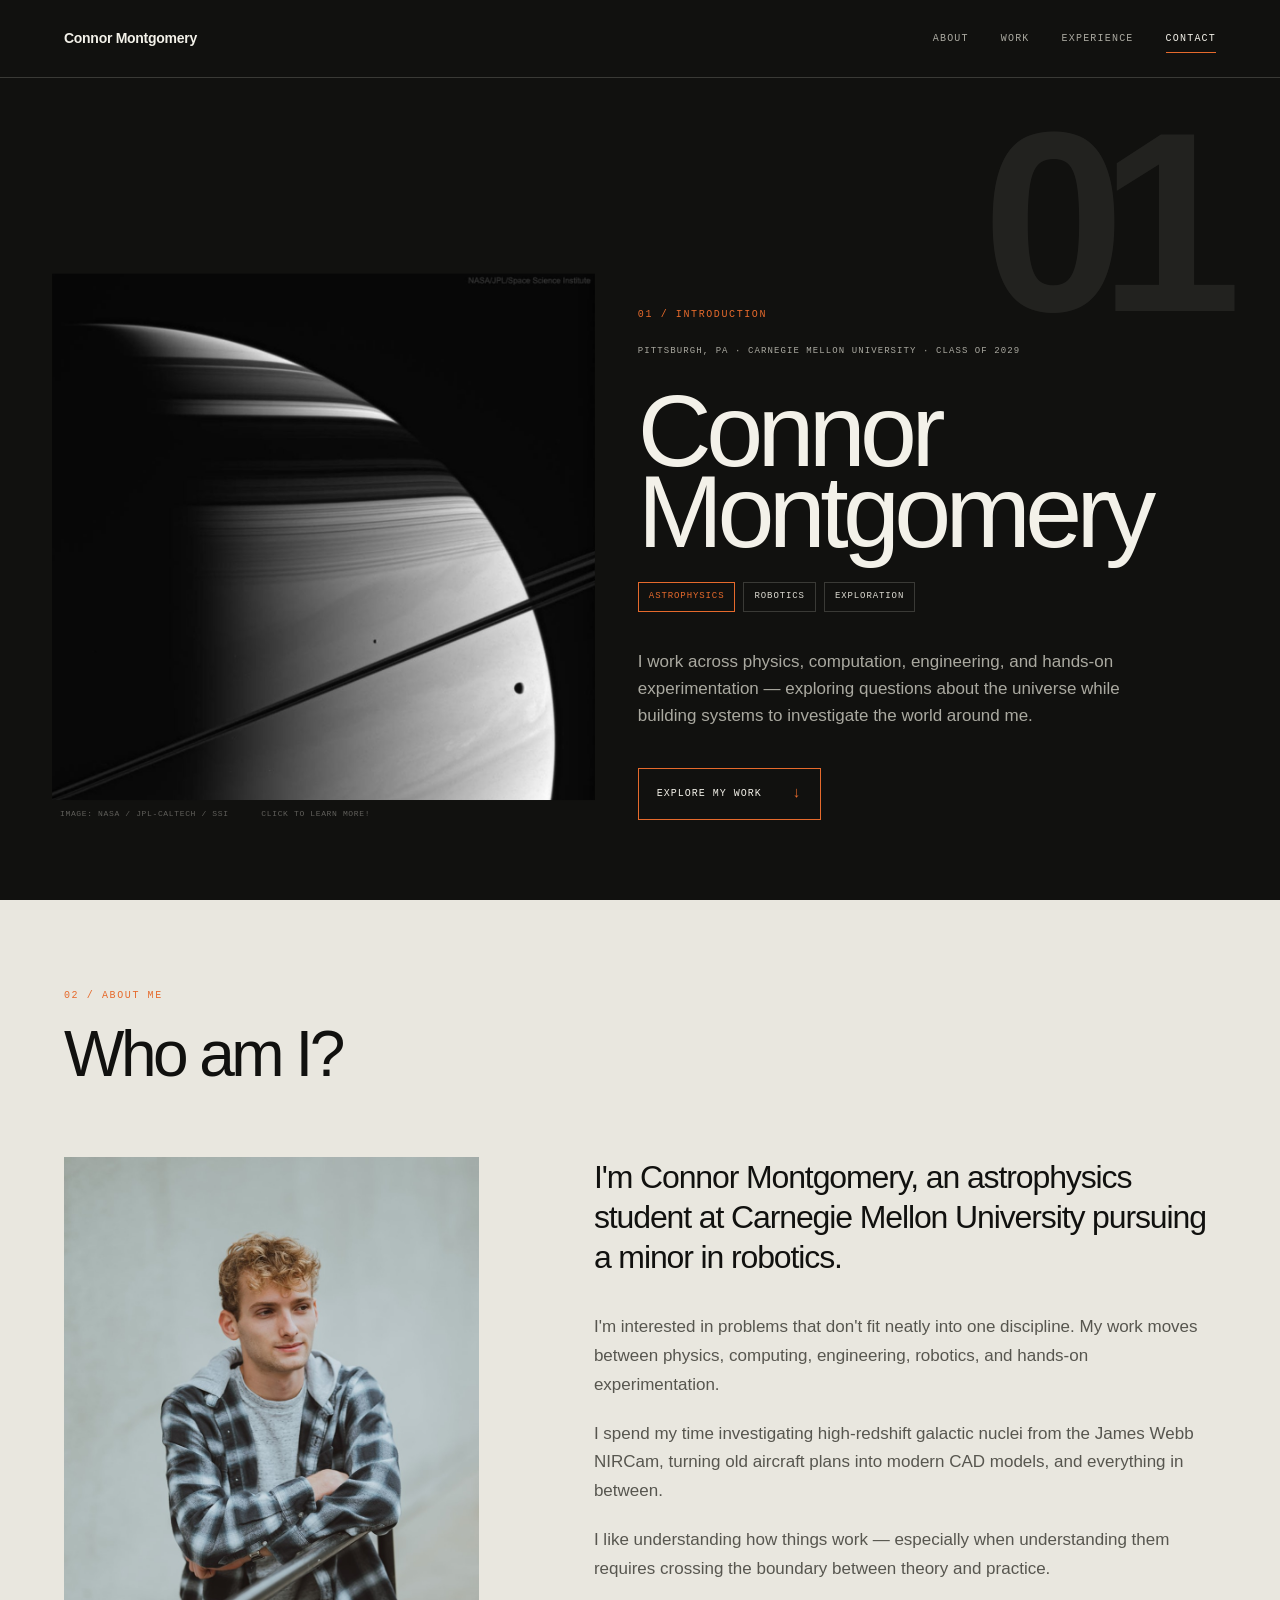
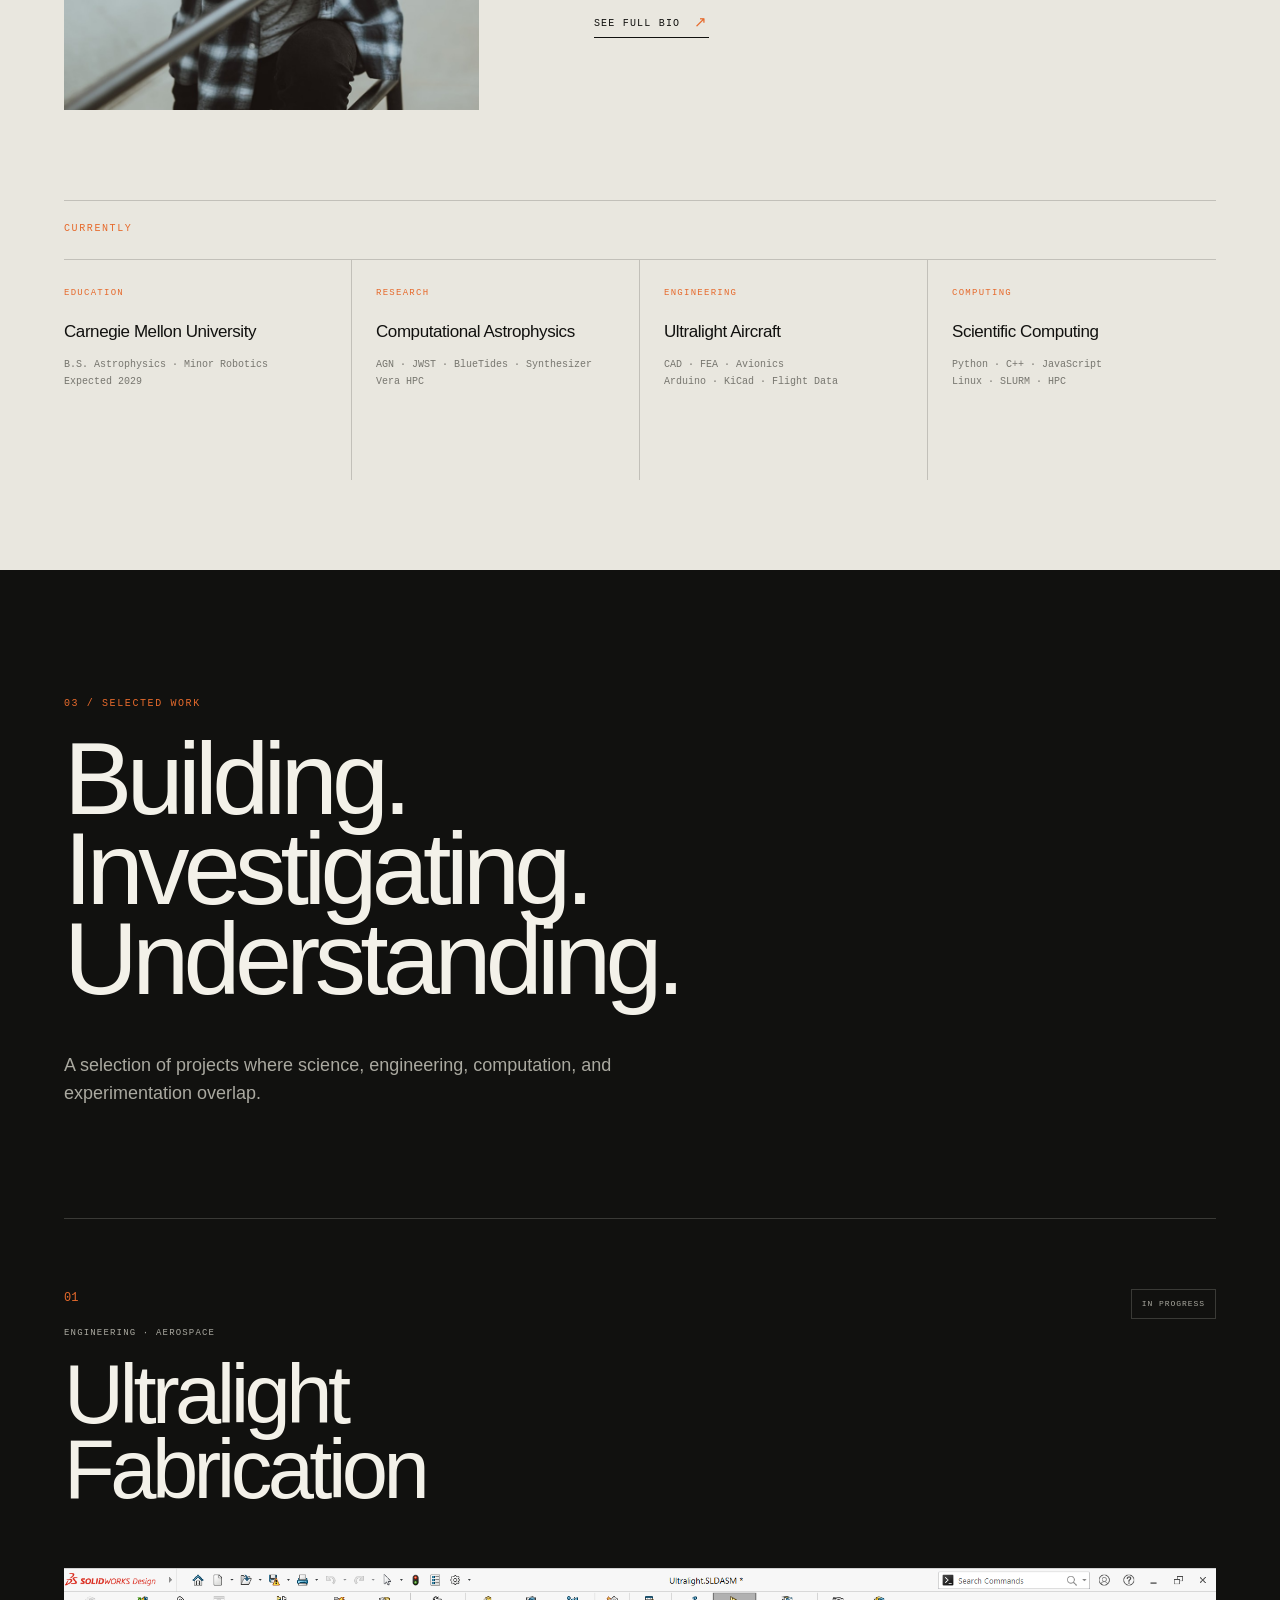
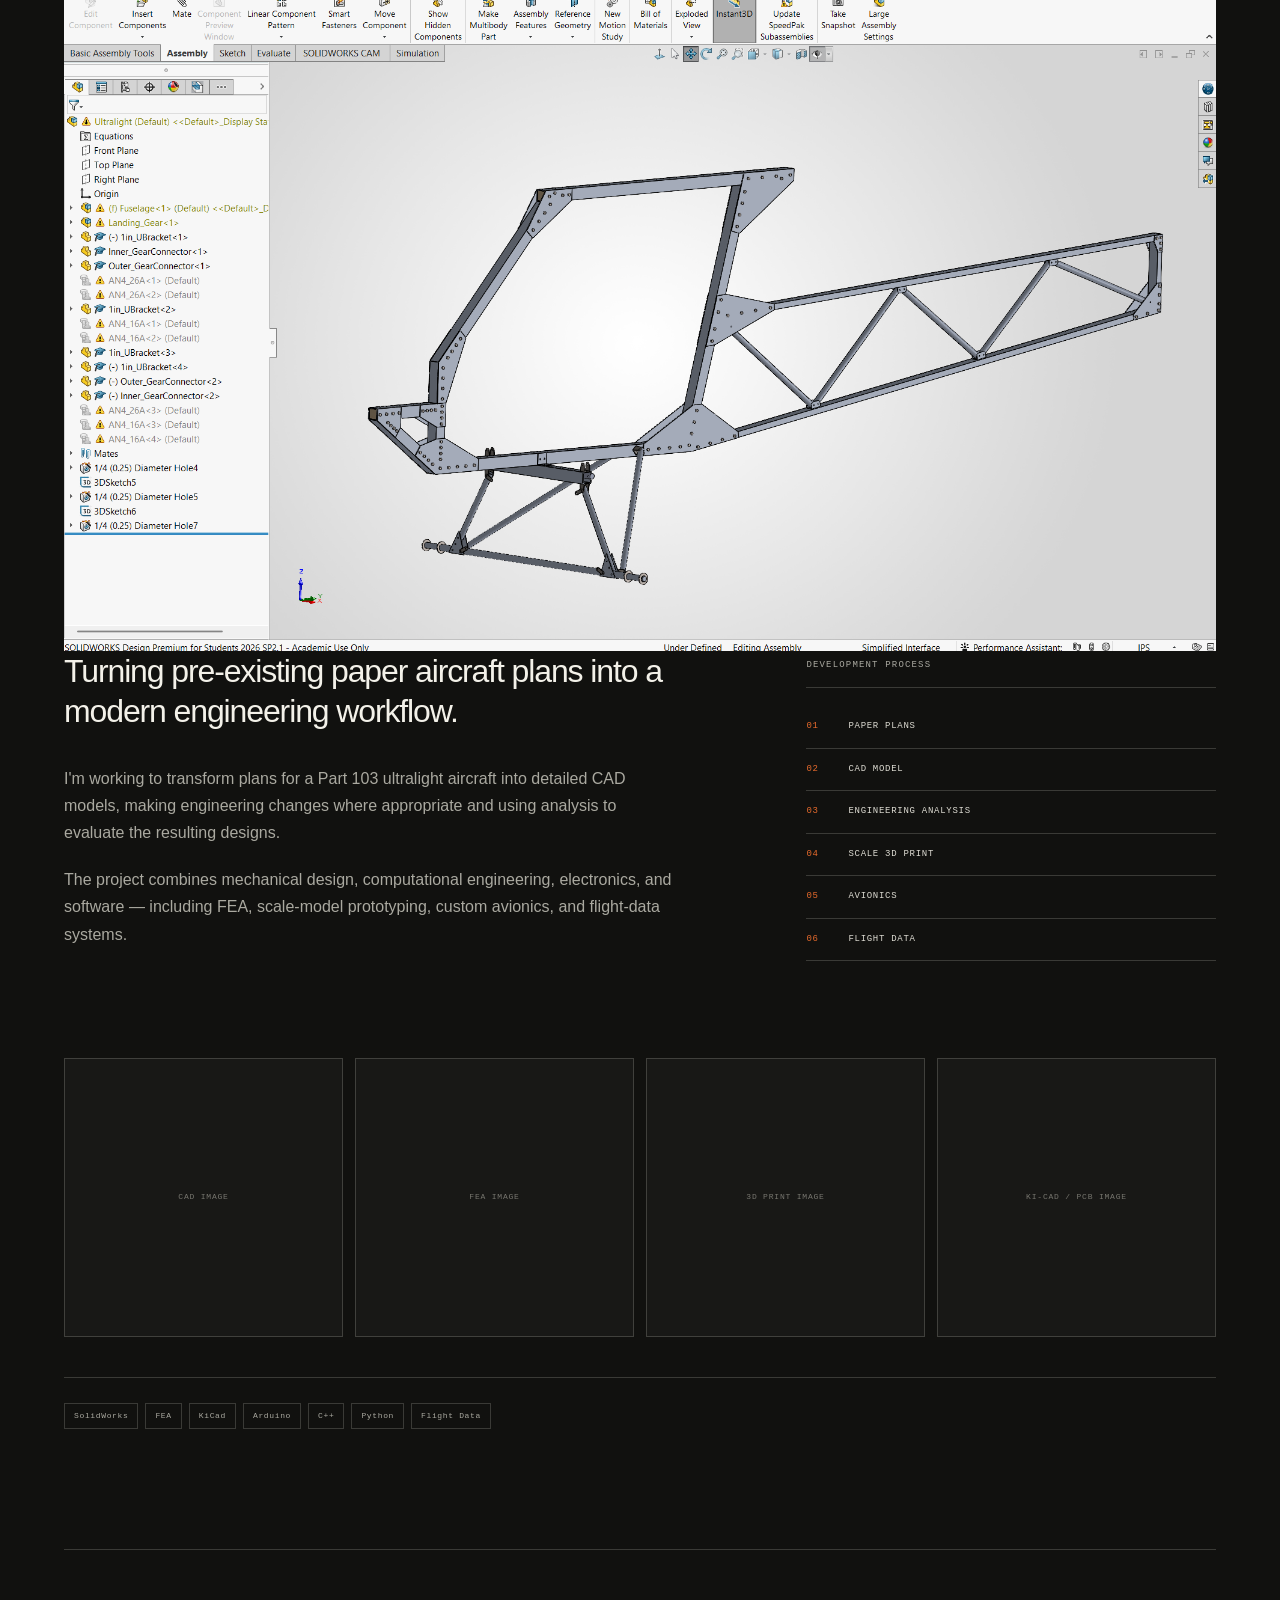
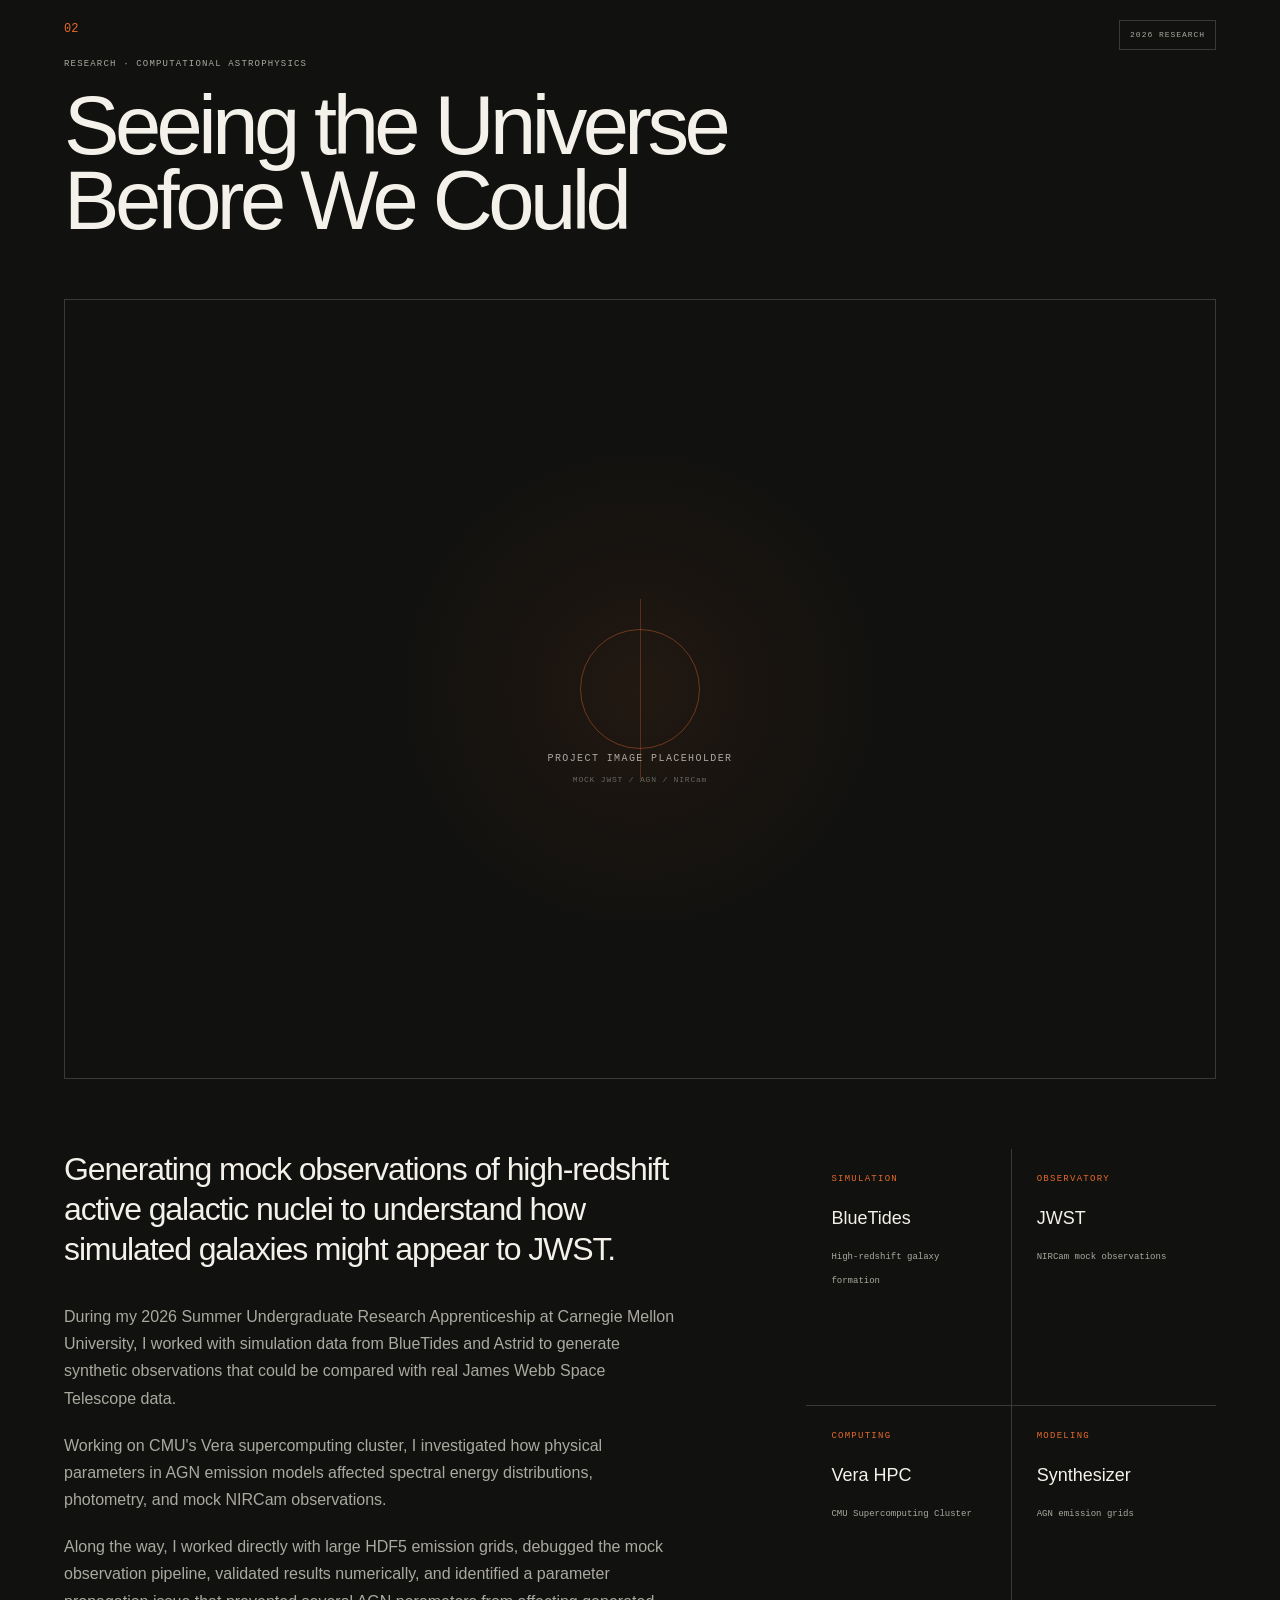
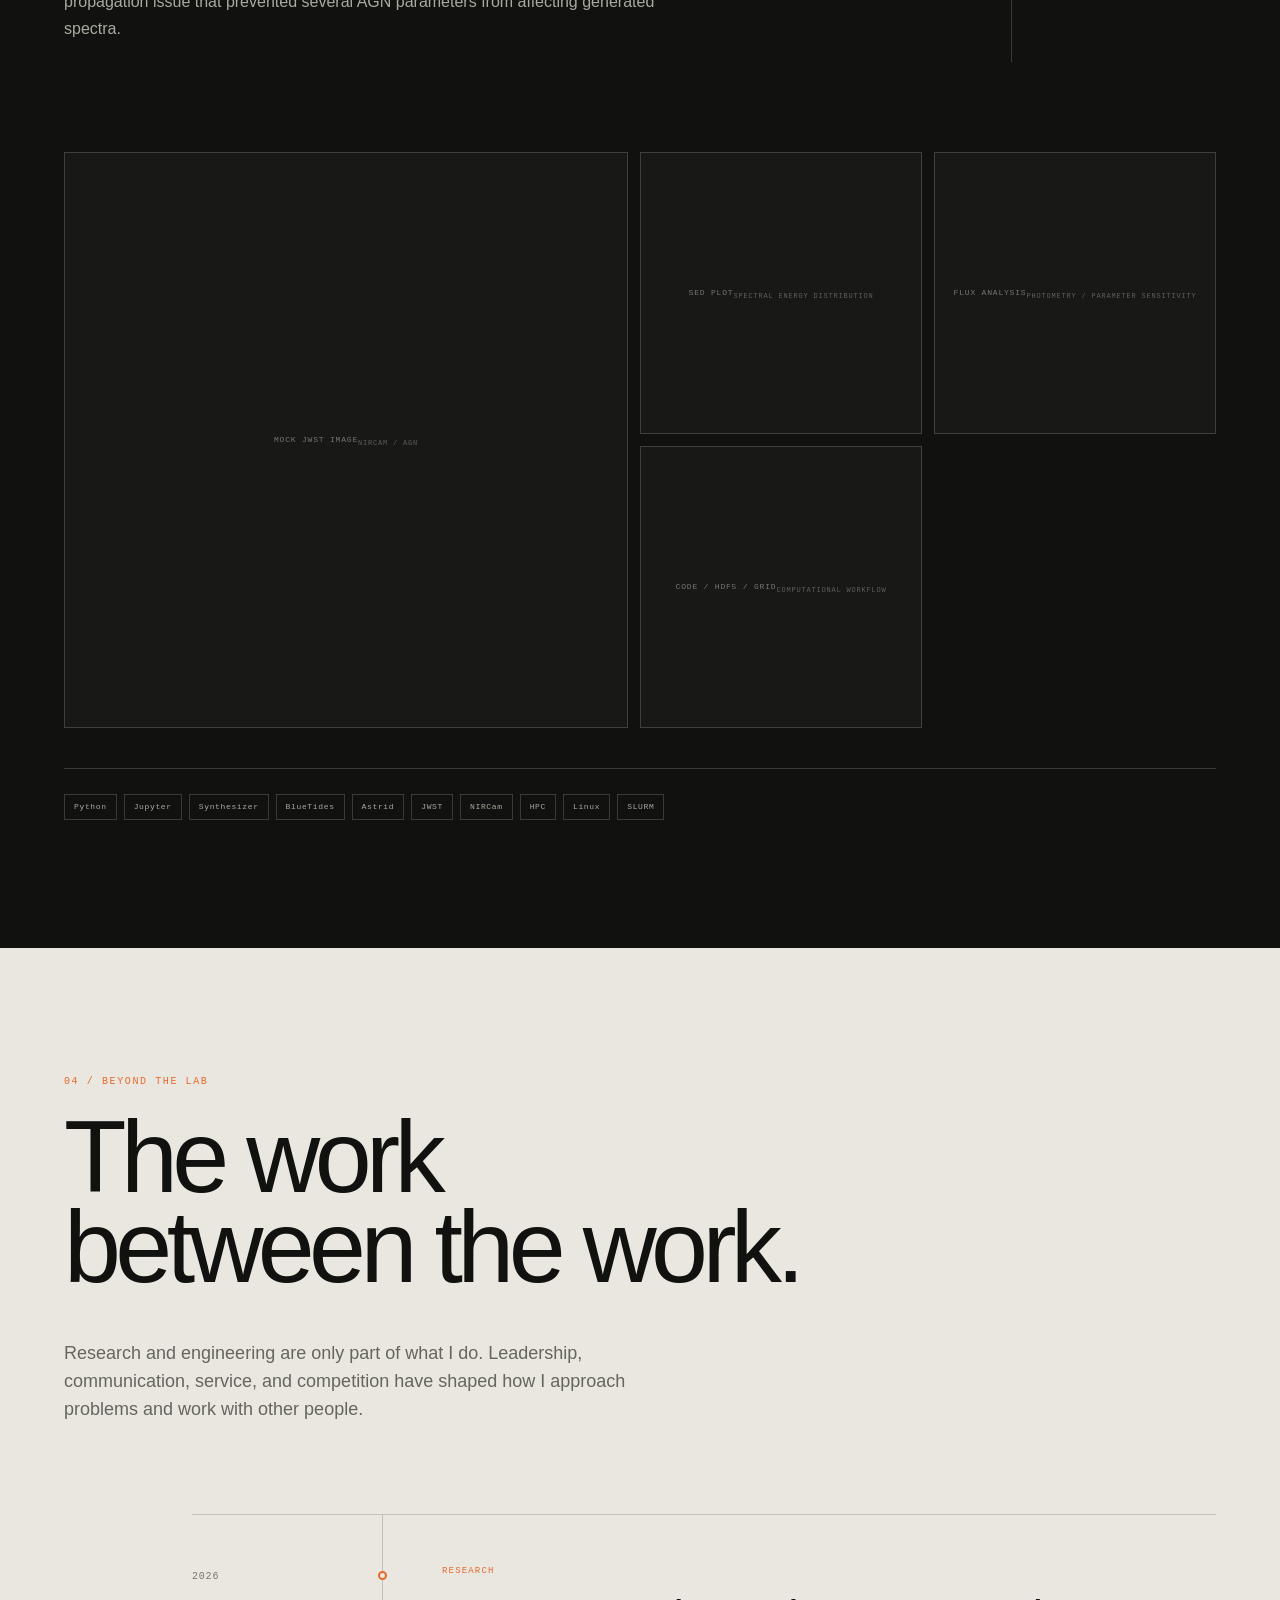
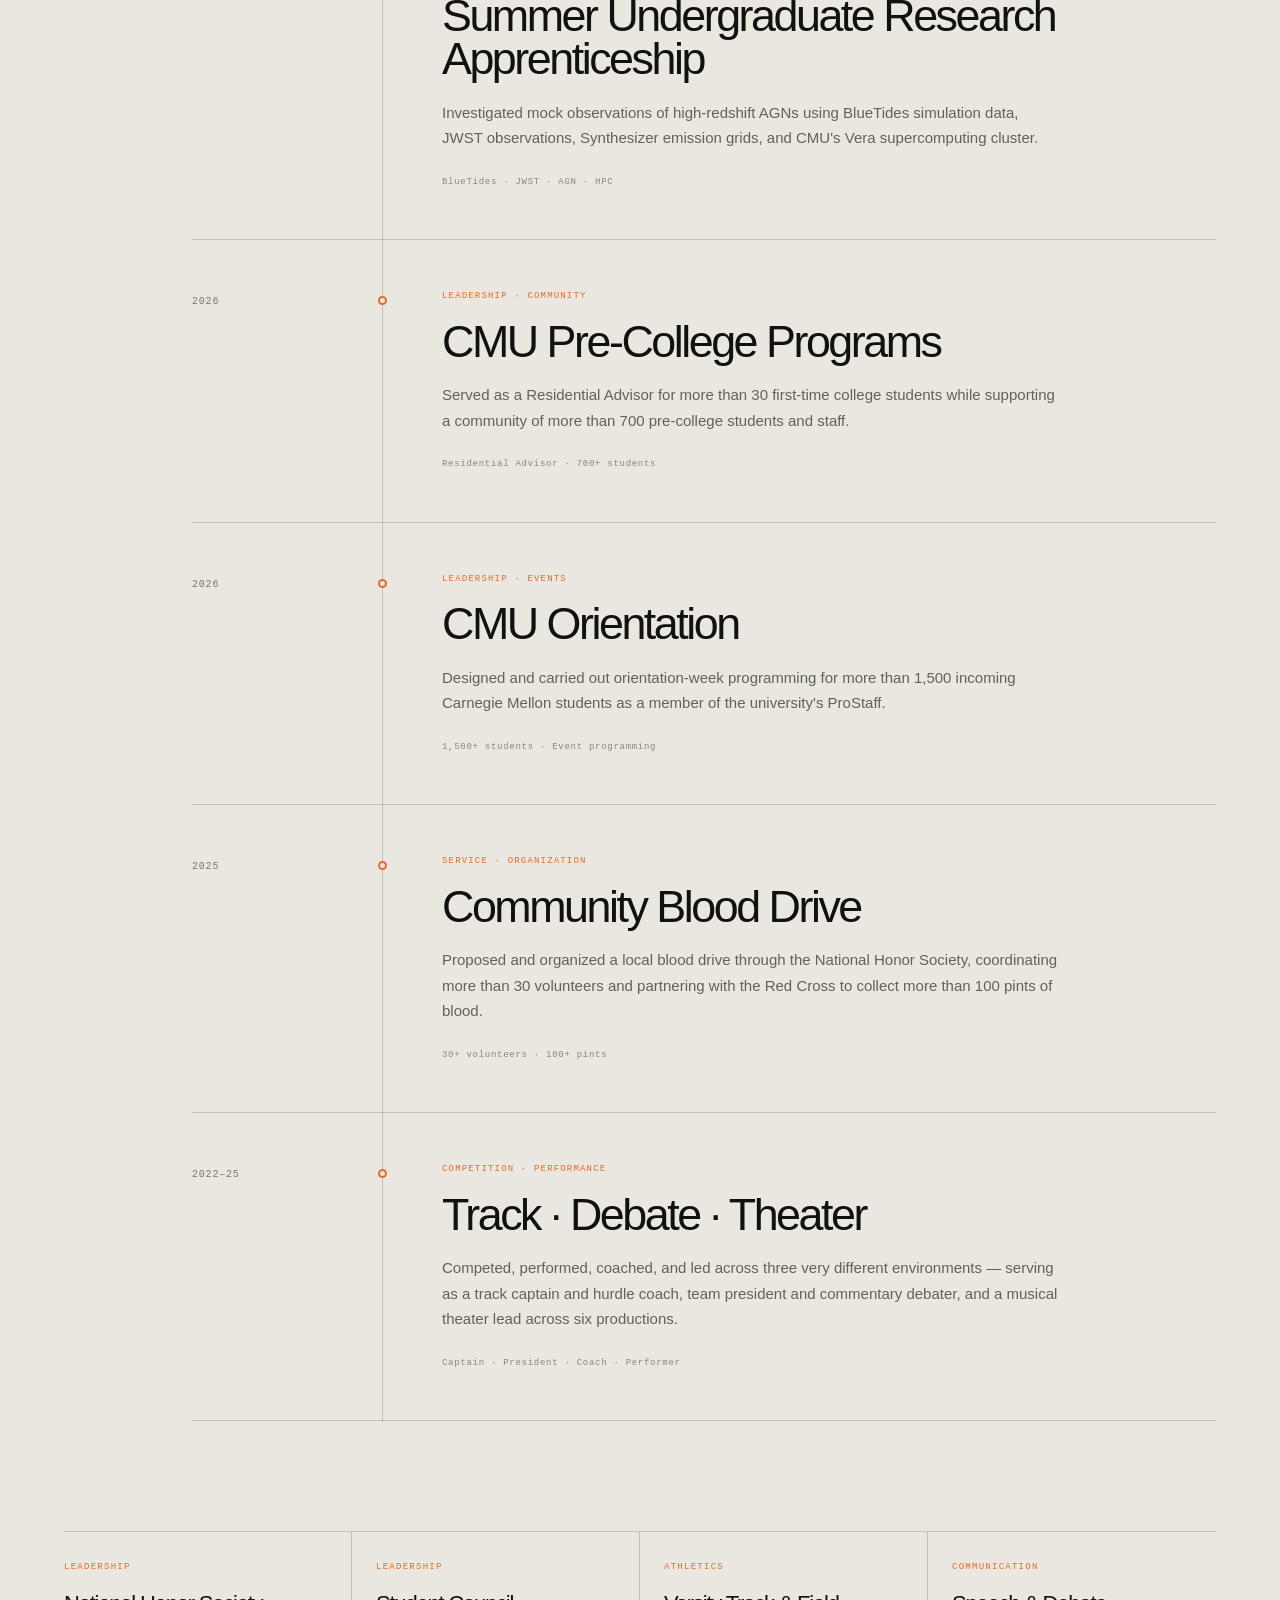
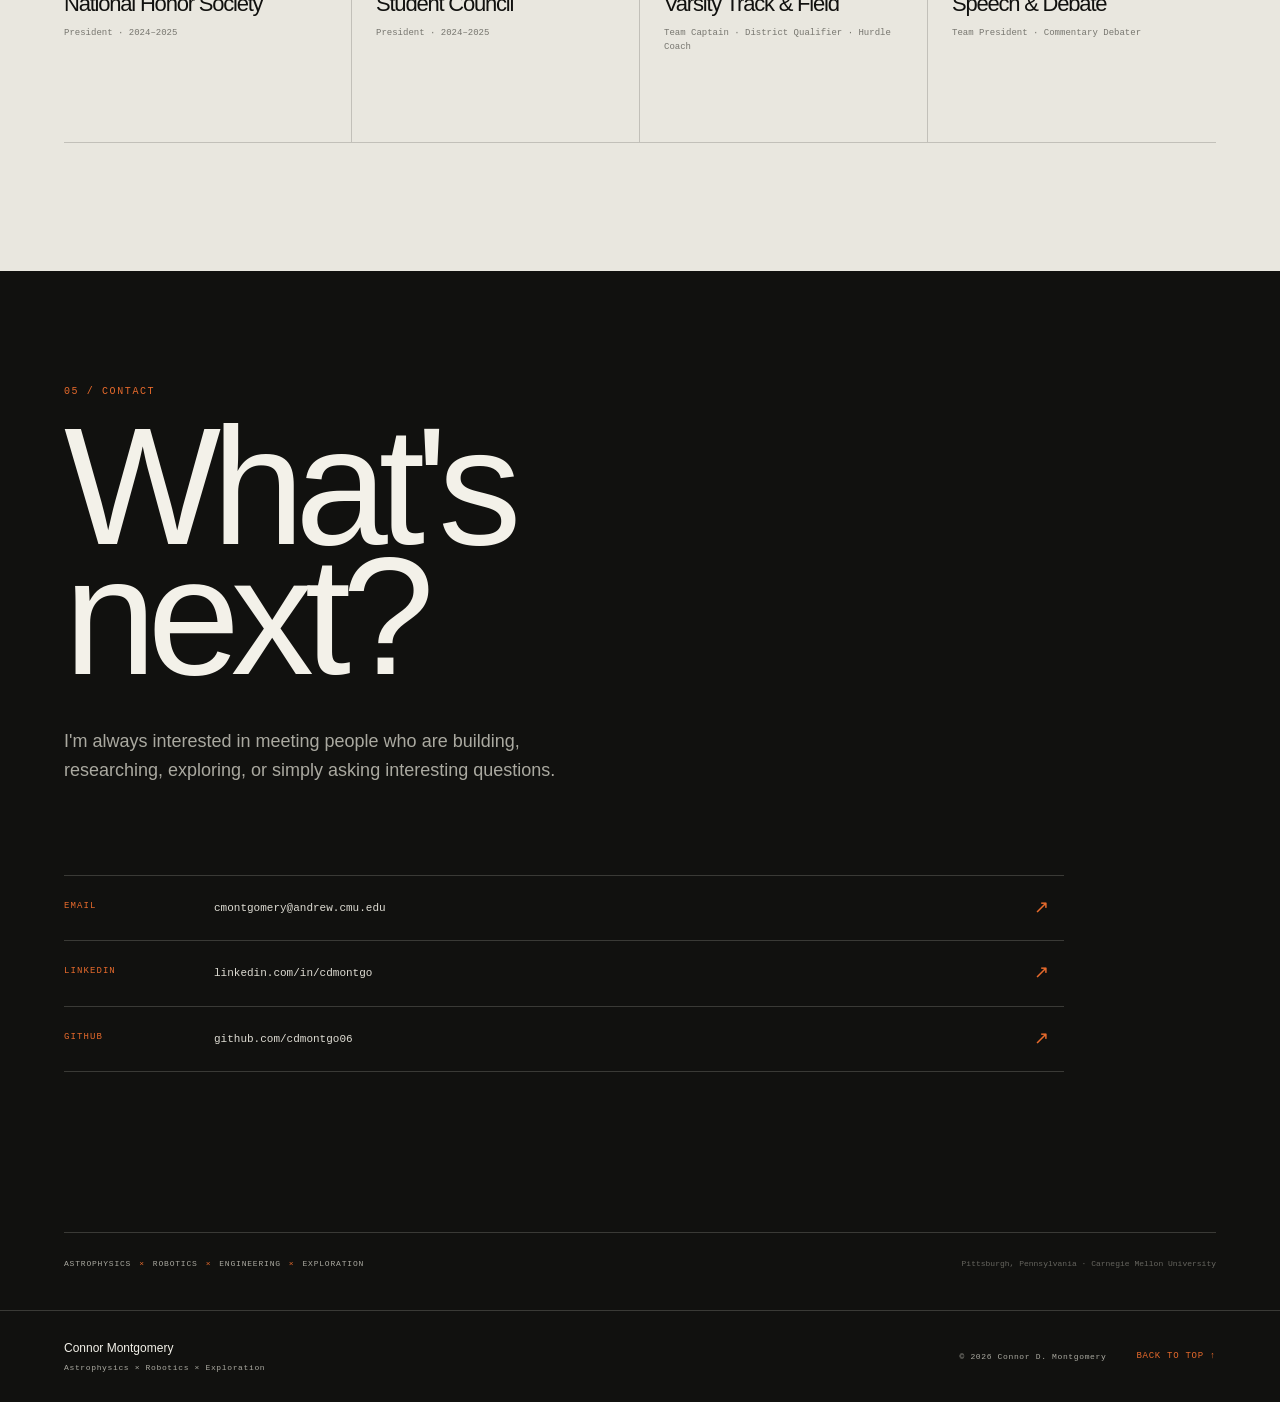
<file: index.html>
<!DOCTYPE html>
<html lang="en"> 
    
<head> 
    
    <meta charset="UTF-8"> 
    <meta 
        name="viewport" 
        content="width=device-width, initial-scale=1.0"
        > 
    <meta
        name="description"
        content="Connor Montgomery — astrophysics, robotics, computational research, engineering, and exploration."
        >

    <meta name="author" content="Connor D. Montgomery">

    <title>Connor Montgomery | Astrophysics × Robotics × Exploration</title>

    <link rel="stylesheet" href="style.css">

</head>
<body> 

<!-- =========================================================
     NAVIGATION
========================================================== -->

<header class="site-header">
    <nav class="nav-container">

        <a href="#top" class="logo">
            Connor Montgomery
        </a>

        <div class="nav-links">
            <a href="#about">About</a>
            <a href="#work">Work</a>
            <a href="#experience">Experience</a>
            <a href="#contact">Contact</a>
        </div>

    </nav>
</header>


<!-- =========================================================
     MAIN CONTENT
========================================================== -->

<main id="top">

    <!-- =====================================================
         HERO / INTRODUCTION
    ====================================================== -->

    <section class="hero" id="intro">

<!--
            IMAGE PLACEHOLDER

            Replace this div with an image later.

            Suggested possibilities:
            - NASA Astronomy Picture of the Day
            - Artemis II imagery
            - Personal astronomy photograph
            - Portrait / engineering photograph
            - Other image that represents exploration
-->
        <div class="hero-image-container">
            <img
                src="images/hero/hero_image.png"
                alt="NASA JPL SSI - Saturn Imaged by Cassini Spacecraft"
                class="hero-image"
            >

            <div class="hero-image-credit">
                <a
                    href="https://apod.nasa.gov/apod/ap260616.html"
                    target="_blank"
                    rel="noopener noreferrer"
                >
                    Image: NASA / JPL-Caltech / SSI  &nbsp;&nbsp;&nbsp;&nbsp;  Click to learn more!
                </a>
            </div>
        </div>
<!--
        <div class="hero-image-placeholder">
            <span>HERO IMAGE PLACEHOLDER</span>
            <small>NASA / ARTEMIS / PERSONAL IMAGE</small>
        </div>
-->
        
        <div class="hero-content">

            <p class="section-label">
                01 / INTRODUCTION
            </p>

            <p class="hero-location">
                PITTSBURGH, PA · CARNEGIE MELLON UNIVERSITY · CLASS OF 2029
            </p>

            <h1>
                Connor<br>
                Montgomery
            </h1>

            <div class="hero-disciplines">
                <span>ASTROPHYSICS</span>
                <span>ROBOTICS</span>
                <span>EXPLORATION</span>
            </div>

            <p class="hero-text">
<!--
                I work at the intersection of science, computation,
                engineering, and hands-on experimentation — investigating
                questions about the universe while building systems to
                explore the world around me.
-->
                I work across physics, computation, engineering, and 
                hands-on experimentation — exploring questions about the 
                universe while building systems to investigate the world 
                around me.
            </p>

            <a href="#work" class="button">
                Explore my work
                <span aria-hidden="true">↓</span>
            </a>

        </div>

    </section>


    <!-- =====================================================
         ABOUT
    ====================================================== -->

    <section class="about section-light" id="about">

        <div class="section-container">

            <div class="section-heading">

                <p class="section-label">
                    02 / ABOUT ME
                </p>

                <h2>
                    Who am I?<br>
                </h2>

            </div>


            <div class="about-grid">

                <!--
                    IMAGE PLACEHOLDER

                    Suggested image:
                    - Portrait
                    - Photo at CMU
                    - Research/lab photograph
                    - Engineering photograph
                    - Personal photograph
                -->

                    <img
                        src="images/personal/personal_photo.png"
                        alt="Personal portrait"
                        class="about-image"
                    >
                
                <!--
                <div class="about-image-placeholder">
                    <span>ABOUT IMAGE PLACEHOLDER</span>
                    <small>PORTRAIT / CMU / LAB / PERSONAL</small>
                </div>
                -->
                

                <div class="about-content">

                    <p class="lead">
                        I'm Connor Montgomery, an astrophysics student at
                        Carnegie Mellon University pursuing a minor in
                        robotics.
                    </p>

                    <p>
                        I'm interested in problems that don't fit neatly
                        into one discipline. My work moves between physics,
                        computing, engineering, robotics, and hands-on 
                        experimentation.
                    </p>

                    <p>
                        I spend my time investigating high-redshift galactic 
                        nuclei from the James Webb NIRCam, turning old 
                        aircraft plans into modern CAD models, and everything 
                        in between.
                    </p>

                    <p>
                        I like understanding how things work — especially
                        when understanding them requires crossing the
                        boundary between theory and practice.
                    </p>
                    
                    <a href="bio.html" class="bio-link">
                        <span>See full bio</span>
                        <span class="bio-link-arrow" aria-hidden="true">↗</span>
                    </a>
                    
                </div>

            </div>


            <!-- CURRENTLY -->

            <div class="currently">

                <div class="currently-heading">
                    <p class="section-label">
                        CURRENTLY
                    </p>
                </div>

                <div class="currently-grid">

                    <div class="info-item">
                        <span class="info-label">EDUCATION</span>
                        <strong>Carnegie Mellon University</strong>
                        <span>B.S. Astrophysics · Minor Robotics</span>
                        <span>Expected 2029</span>
                    </div>

                    <div class="info-item">
                        <span class="info-label">RESEARCH</span>
                        <strong>Computational Astrophysics</strong>
                        <span>AGN · JWST · BlueTides · Synthesizer</span>
                        <span>Vera HPC</span>
                    </div>

                    <div class="info-item">
                        <span class="info-label">ENGINEERING</span>
                        <strong>Ultralight Aircraft</strong>
                        <span>CAD · FEA · Avionics</span>
                        <span>Arduino · KiCad · Flight Data</span>
                    </div>

                    <div class="info-item">
                        <span class="info-label">COMPUTING</span>
                        <strong>Scientific Computing</strong>
                        <span>Python · C++ · JavaScript</span>
                        <span>Linux · SLURM · HPC</span>
                    </div>

                </div>

            </div>

        </div>

    </section>


    <!-- =====================================================
         SELECTED WORK
    ====================================================== -->

    <section class="work section-dark" id="work">

        <div class="section-container">

            <div class="section-heading work-heading">

                <p class="section-label">
                    03 / SELECTED WORK
                </p>

                <h2>
                    Building.<br>
                    Investigating.<br>
                    Understanding.
                </h2>

                <p class="section-intro">
                    A selection of projects where science, engineering,
                    computation, and experimentation overlap.
                </p>

            </div>


            <!-- =================================================
                 PROJECT 01 — ULTRALIGHT
            ================================================== -->

            <article class="project project-aircraft">

                <div class="project-header">

                    <div>
                        <span class="project-number">01</span>

                        <p class="project-category">
                            ENGINEERING · AEROSPACE
                        </p>

                        <h3>
                            Ultralight<br>
                            Fabrication
                        </h3>
                    </div>

                    <span class="project-status">
                        IN PROGRESS
                    </span>

                </div>

<!--
                    LARGE PROJECT IMAGE PLACEHOLDER

                    Suggested image:
                    - Finished aircraft
                    - Aircraft under construction
                    - Flight photograph
-->
                    <img
                        src="images/projects/ultralight/ultralight_cad.png"
                        alt="Ultralight aircraft CAD image"
                        class="project-image"
                    >
<!--
                <div class="project-image-placeholder">
                    <span>PROJECT IMAGE PLACEHOLDER</span>
                    <small>ULTRALIGHT AIRCRAFT</small>
                </div>
-->

                <div class="project-body">

                    <div class="project-description">

                        <p class="lead">
                            Turning pre-existing paper aircraft plans
                            into a modern engineering workflow.
                        </p>

                        <p>
                            I'm working to transform plans for a Part 103
                            ultralight aircraft into detailed CAD models,
                            making engineering changes where appropriate
                            and using analysis to evaluate the resulting
                            designs.
                        </p>

                        <p>
                            The project combines mechanical design,
                            computational engineering, electronics, and
                            software — including FEA, scale-model
                            prototyping, custom avionics, and flight-data
                            systems.
                        </p>

                    </div>


                    <div class="project-process">

                        <p class="process-label">
                            DEVELOPMENT PROCESS
                        </p>

                        <div class="process-list">

                            <span>
                                <strong>01</strong>
                                PAPER PLANS
                            </span>

                            <span>
                                <strong>02</strong>
                                CAD MODEL
                            </span>

                            <span>
                                <strong>03</strong>
                                ENGINEERING ANALYSIS
                            </span>

                            <span>
                                <strong>04</strong>
                                SCALE 3D PRINT
                            </span>

                            <span>
                                <strong>05</strong>
                                AVIONICS
                            </span>

                            <span>
                                <strong>06</strong>
                                FLIGHT DATA
                            </span>

                        </div>

                    </div>

                </div>


                <!-- PROJECT GALLERY PLACEHOLDERS -->

                <div class="project-gallery">

                    <div class="gallery-placeholder">
                        <span>CAD IMAGE</span>
                    </div>

                    <div class="gallery-placeholder">
                        <span>FEA IMAGE</span>
                    </div>

                    <div class="gallery-placeholder">
                        <span>3D PRINT IMAGE</span>
                    </div>

                    <div class="gallery-placeholder">
                        <span>KI-CAD / PCB IMAGE</span>
                    </div>

                </div>


                <div class="project-tools">

                    <span>SolidWorks</span>
                    <span>FEA</span>
                    <span>KiCad</span>
                    <span>Arduino</span>
                    <span>C++</span>
                    <span>Python</span>
                    <span>Flight Data</span>

                </div>

            </article>


            <!-- =================================================
                 PROJECT 02 — JWST / BLUETIDES
            ================================================== -->

            <article class="project project-research">

                <div class="project-header">

                    <div>
                        <span class="project-number">02</span>

                        <p class="project-category">
                            RESEARCH · COMPUTATIONAL ASTROPHYSICS
                        </p>

                        <h3>
                            Seeing the Universe<br>
                            Before We Could
                        </h3>
                    </div>

                    <span class="project-status">
                        2026 RESEARCH
                    </span>

                </div>


                <!--
                    LARGE RESEARCH IMAGE PLACEHOLDER

                    Suggested image:
                    - Mock JWST image
                    - NIRCam visualization
                    - AGN visualization

                    Example:
                        <img
                        src="images/projects/research/jwst-mock.jpg"
                        alt="Mock JWST observation of a simulated AGN"
                        class="project-image"
                    >
                -->

                <div class="project-image-placeholder">
                    <span>PROJECT IMAGE PLACEHOLDER</span>
                    <small>MOCK JWST / AGN / NIRCam</small>
                </div>


                <div class="project-body">

                    <div class="project-description">

                        <p class="lead">
                            Generating mock observations of high-redshift
                            active galactic nuclei to understand how
                            simulated galaxies might appear to JWST.
                        </p>

                        <p>
                            During my 2026 Summer Undergraduate Research
                            Apprenticeship at Carnegie Mellon University,
                            I worked with simulation data from BlueTides
                            and Astrid to generate synthetic observations
                            that could be compared with real James Webb
                            Space Telescope data.
                        </p>

                        <p>
                            Working on CMU's Vera supercomputing cluster,
                            I investigated how physical parameters in AGN
                            emission models affected spectral energy
                            distributions, photometry, and mock NIRCam
                            observations.
                        </p>

                        <p>
                            Along the way, I worked directly with large
                            HDF5 emission grids, debugged the mock
                            observation pipeline, validated results
                            numerically, and identified a parameter
                            propagation issue that prevented several AGN
                            parameters from affecting generated spectra.
                        </p>

                    </div>


                    <div class="research-details">

                        <div class="research-stat">
                            <span class="info-label">SIMULATION</span>
                            <strong>BlueTides</strong>
                            <span>High-redshift galaxy formation</span>
                        </div>

                        <div class="research-stat">
                            <span class="info-label">OBSERVATORY</span>
                            <strong>JWST</strong>
                            <span>NIRCam mock observations</span>
                        </div>

                        <div class="research-stat">
                            <span class="info-label">COMPUTING</span>
                            <strong>Vera HPC</strong>
                            <span>CMU Supercomputing Cluster</span>
                        </div>

                        <div class="research-stat">
                            <span class="info-label">MODELING</span>
                            <strong>Synthesizer</strong>
                            <span>AGN emission grids</span>
                        </div>

                    </div>

                </div>


                <!-- RESEARCH VISUALIZATION GALLERY -->

                <div class="project-gallery research-gallery">

                    <div class="gallery-placeholder gallery-large">
                        <span>MOCK JWST IMAGE</span>
                        <small>NIRCAM / AGN</small>
                    </div>

                    <div class="gallery-placeholder">
                        <span>SED PLOT</span>
                        <small>SPECTRAL ENERGY DISTRIBUTION</small>
                    </div>

                    <div class="gallery-placeholder">
                        <span>FLUX ANALYSIS</span>
                        <small>PHOTOMETRY / PARAMETER SENSITIVITY</small>
                    </div>

                    <div class="gallery-placeholder">
                        <span>CODE / HDF5 / GRID</span>
                        <small>COMPUTATIONAL WORKFLOW</small>
                    </div>

                </div>


                <div class="project-tools">

                    <span>Python</span>
                    <span>Jupyter</span>
                    <span>Synthesizer</span>
                    <span>BlueTides</span>
                    <span>Astrid</span>
                    <span>JWST</span>
                    <span>NIRCam</span>
                    <span>HPC</span>
                    <span>Linux</span>
                    <span>SLURM</span>

                </div>

            </article>

        </div>

    </section>


    <!-- =====================================================
         EXPERIENCE / BEYOND THE LAB
    ====================================================== -->

    <section class="experience section-light" id="experience">

        <div class="section-container">

            <div class="section-heading">

                <p class="section-label">
                    04 / BEYOND THE LAB
                </p>

                <h2>
                    The work<br>
                    between the work.
                </h2>

                <p class="section-intro">
                    Research and engineering are only part of what I do.
                    Leadership, communication, service, and competition
                    have shaped how I approach problems and work with
                    other people.
                </p>

            </div>


            <div class="timeline">

                <!-- 2026 RESEARCH -->

                <article class="timeline-item">

                    <div class="timeline-date">
                        2026
                    </div>

                    <div class="timeline-marker">
                        <span></span>
                    </div>

                    <div class="timeline-content">

                        <p class="timeline-category">
                            RESEARCH
                        </p>
                            <h3>
                                Summer Undergraduate
                                Research Apprenticeship
                            </h3>

                            <p>
                                Investigated mock observations of high-redshift
                                AGNs using BlueTides simulation data, JWST
                                observations, Synthesizer emission grids, and
                                CMU's Vera supercomputing cluster.
                            </p>

                            <span class="timeline-detail">
                                BlueTides · JWST · AGN · HPC
                            </span>

                        </div>

                    </article>


                    <!-- 2026 PRE-COLLEGE -->

                    <article class="timeline-item">

                        <div class="timeline-date">
                            2026
                        </div>

                        <div class="timeline-marker">
                            <span></span>
                        </div>

                        <div class="timeline-content">

                            <p class="timeline-category">
                                LEADERSHIP · COMMUNITY
                            </p>

                            <h3>
                                CMU Pre-College
                                Programs
                            </h3>

                            <p>
                                Served as a Residential Advisor for more than
                                30 first-time college students while supporting
                                a community of more than 700 pre-college
                                students and staff.
                            </p>

                            <span class="timeline-detail">
                                Residential Advisor · 700+ students
                            </span>

                        </div>

                    </article>


                    <!-- 2026 ORIENTATION -->

                    <article class="timeline-item">

                        <div class="timeline-date">
                            2026
                        </div>

                        <div class="timeline-marker">
                            <span></span>
                        </div>

                        <div class="timeline-content">

                            <p class="timeline-category">
                                LEADERSHIP · EVENTS
                            </p>

                            <h3>
                                CMU Orientation
                            </h3>

                            <p>
                                Designed and carried out orientation-week
                                programming for more than 1,500 incoming
                                Carnegie Mellon students as a member of the
                                university's ProStaff.
                            </p>

                            <span class="timeline-detail">
                                1,500+ students · Event programming
                            </span>

                        </div>

                    </article>


                    <!-- 2025 BLOOD DRIVE -->

                    <article class="timeline-item">

                        <div class="timeline-date">
                            2025
                        </div>

                        <div class="timeline-marker">
                            <span></span>
                        </div>

                        <div class="timeline-content">

                            <p class="timeline-category">
                                SERVICE · ORGANIZATION
                            </p>

                            <h3>
                                Community Blood Drive
                            </h3>

                            <p>
                                Proposed and organized a local blood drive
                                through the National Honor Society, coordinating
                                more than 30 volunteers and partnering with the
                                Red Cross to collect more than 100 pints of
                                blood.
                            </p>

                            <span class="timeline-detail">
                                30+ volunteers · 100+ pints
                            </span>

                        </div>

                    </article>


                    <!-- 2022–2025 EXTRACURRICULARS -->

                    <article class="timeline-item">

                        <div class="timeline-date">
                            2022–25
                        </div>

                        <div class="timeline-marker">
                            <span></span>
                        </div>

                        <div class="timeline-content">

                            <p class="timeline-category">
                                COMPETITION · PERFORMANCE
                            </p>

                            <h3>
                                Track · Debate · Theater
                            </h3>

                            <p>
                                Competed, performed, coached, and led across
                                three very different environments — serving as
                                a track captain and hurdle coach, team president
                                and commentary debater, and a musical theater
                                lead across six productions.
                            </p>

                            <span class="timeline-detail">
                                Captain · President · Coach · Performer
                            </span>

                        </div>

                    </article>

                </div>


                <!-- LEADERSHIP SNAPSHOT -->

                <div class="leadership-grid">

                    <div class="leadership-card">

                        <span class="info-label">
                            LEADERSHIP
                        </span>

                        <h3>
                            National Honor Society
                        </h3>

                        <p>
                            President · 2024–2025
                        </p>

                    </div>


                    <div class="leadership-card">

                        <span class="info-label">
                            LEADERSHIP
                        </span>

                        <h3>
                            Student Council
                        </h3>

                        <p>
                            President · 2024–2025
                        </p>

                    </div>


                    <div class="leadership-card">

                        <span class="info-label">
                            ATHLETICS
                        </span>

                        <h3>
                            Varsity Track & Field
                        </h3>

                        <p>
                            Team Captain · District Qualifier · Hurdle Coach
                        </p>

                    </div>


                    <div class="leadership-card">

                        <span class="info-label">
                            COMMUNICATION
                        </span>

                        <h3>
                            Speech & Debate
                        </h3>

                        <p>
                            Team President · Commentary Debater
                        </p>

                    </div>

                </div>

            </div>

        </section>


        <!-- =====================================================
             CONTACT
        ====================================================== -->

        <section class="contact section-dark" id="contact">

            <div class="section-container">

                <div class="contact-content">

                    <p class="section-label">
                        05 / CONTACT
                    </p>

                    <h2>
                        What's<br>
                        next?
                    </h2>

                    <p class="contact-intro">
                        I'm always interested in meeting people who are
                        building, researching, exploring, or simply asking
                        interesting questions.
                    </p>


                    <div class="contact-links">

                        <a
                            href="mailto:cmontgomery@andrew.cmu.edu"
                            class="contact-link"
                        >
                            <span class="contact-label">
                                EMAIL
                            </span>

                            <span class="contact-value">
                                cmontgomery@andrew.cmu.edu
                            </span>

                            <span class="contact-arrow" aria-hidden="true">
                                ↗
                            </span>
                        </a>


                        <a
                            href="https://www.linkedin.com/in/cdmontgo"
                            target="_blank"
                            rel="noopener noreferrer"
                            class="contact-link"
                        >
                            <span class="contact-label">
                                LINKEDIN
                            </span>

                            <span class="contact-value">
                                linkedin.com/in/cdmontgo
                            </span>

                            <span class="contact-arrow" aria-hidden="true">
                                ↗
                            </span>
                        </a>


                        <a
                            href="https://github.com/cdmontgo06"
                            target="_blank"
                            rel="noopener noreferrer"
                            class="contact-link"
                        >
                            <span class="contact-label">
                                GITHUB
                            </span>

                            <span class="contact-value">
                                github.com/cdmontgo06
                            </span>

                            <span class="contact-arrow" aria-hidden="true">
                                ↗
                            </span>
                        </a>

                    </div>

                </div>


                <div class="contact-footer">

                    <div class="contact-tagline">
                        <span>ASTROPHYSICS</span>
                        <span>×</span>
                        <span>ROBOTICS</span>
                        <span>×</span>
                        <span>ENGINEERING</span>
                        <span>×</span>
                        <span>EXPLORATION</span>
                    </div>

                    <p>
                        Pittsburgh, Pennsylvania · Carnegie Mellon University
                    </p>

                </div>

            </div>

        </section>

    </main>


    <!-- =========================================================
         FOOTER
    ========================================================== -->

    <footer class="site-footer">

        <div class="footer-container">

            <div>
                <strong>
                    Connor Montgomery
                </strong>

                <span>
                    Astrophysics × Robotics × Exploration
                </span>
            </div>

            <div class="footer-right">

                <span>
                    © 2026 Connor D. Montgomery
                </span>

                <a href="#top">
                    Back to top ↑
                </a>

            </div>

        </div>

    </footer>


    <script src="script.js"></script>

    </body>
    </html>
</file>
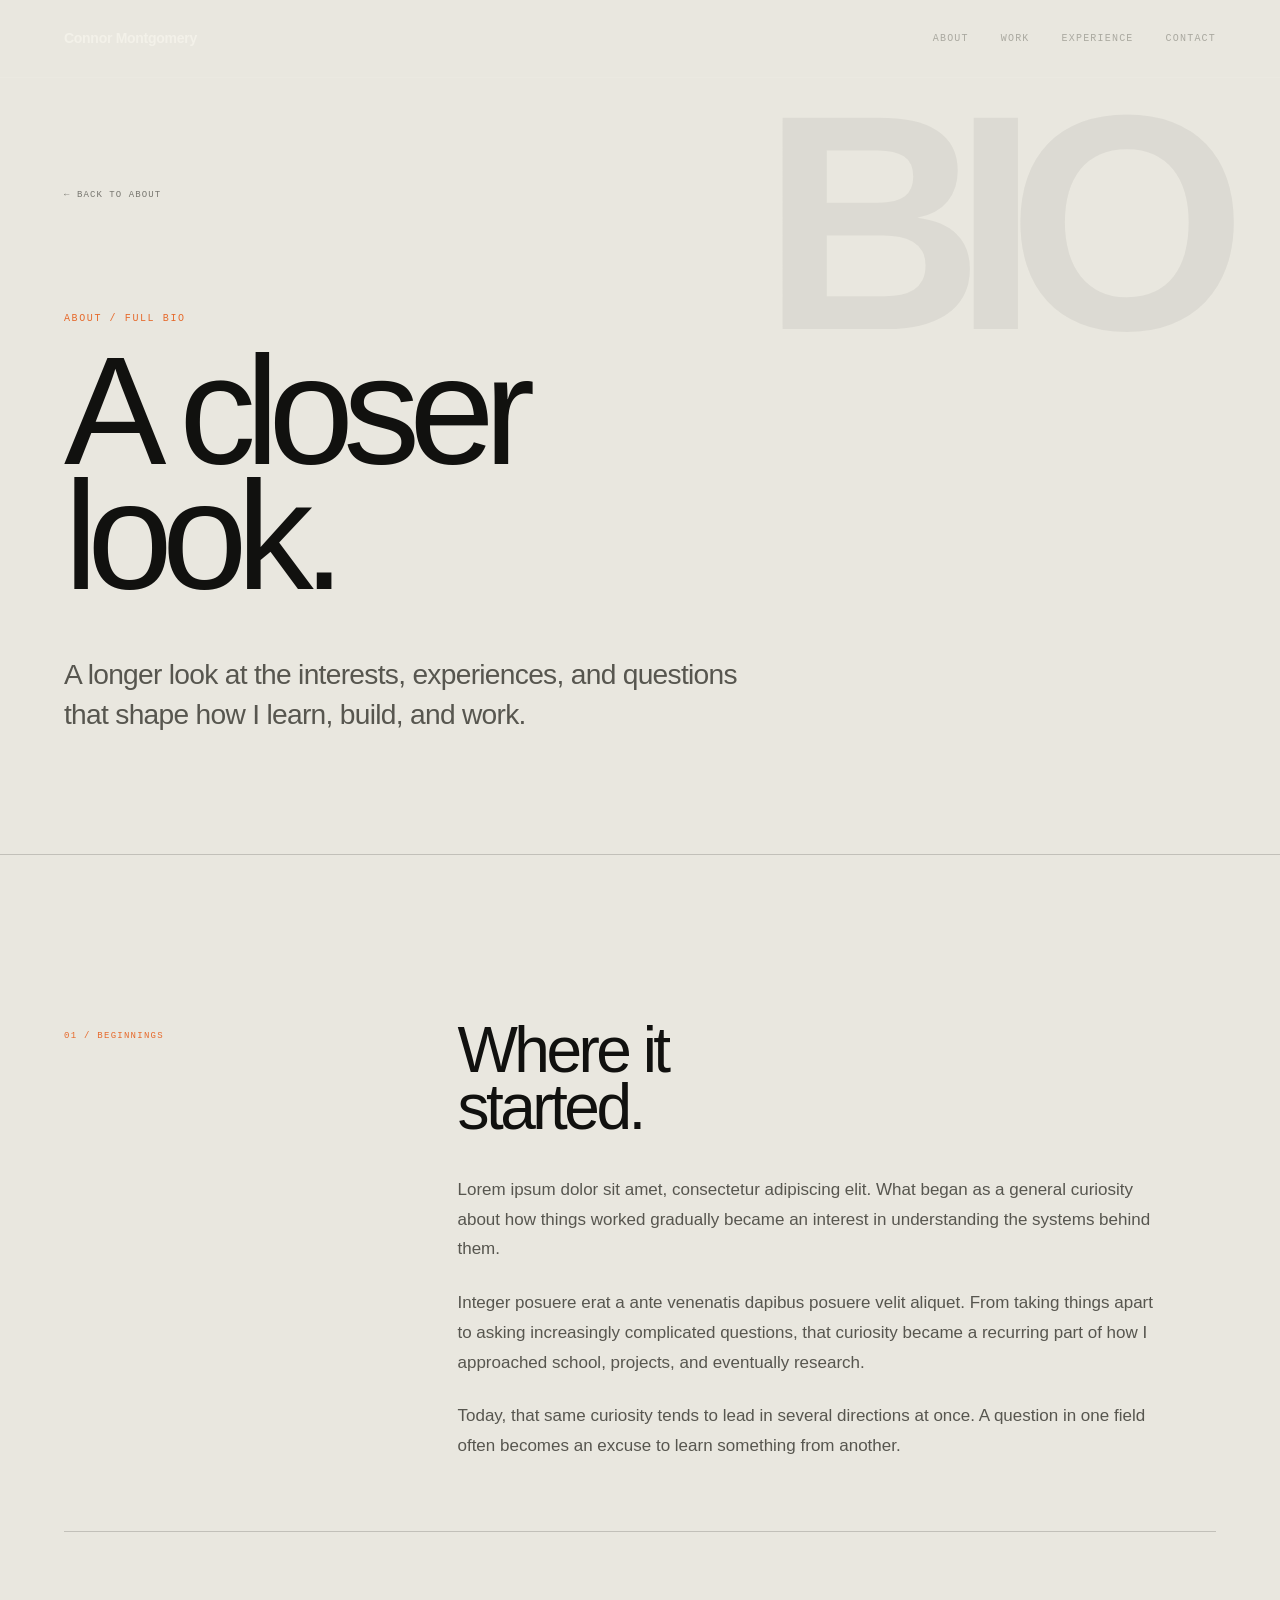
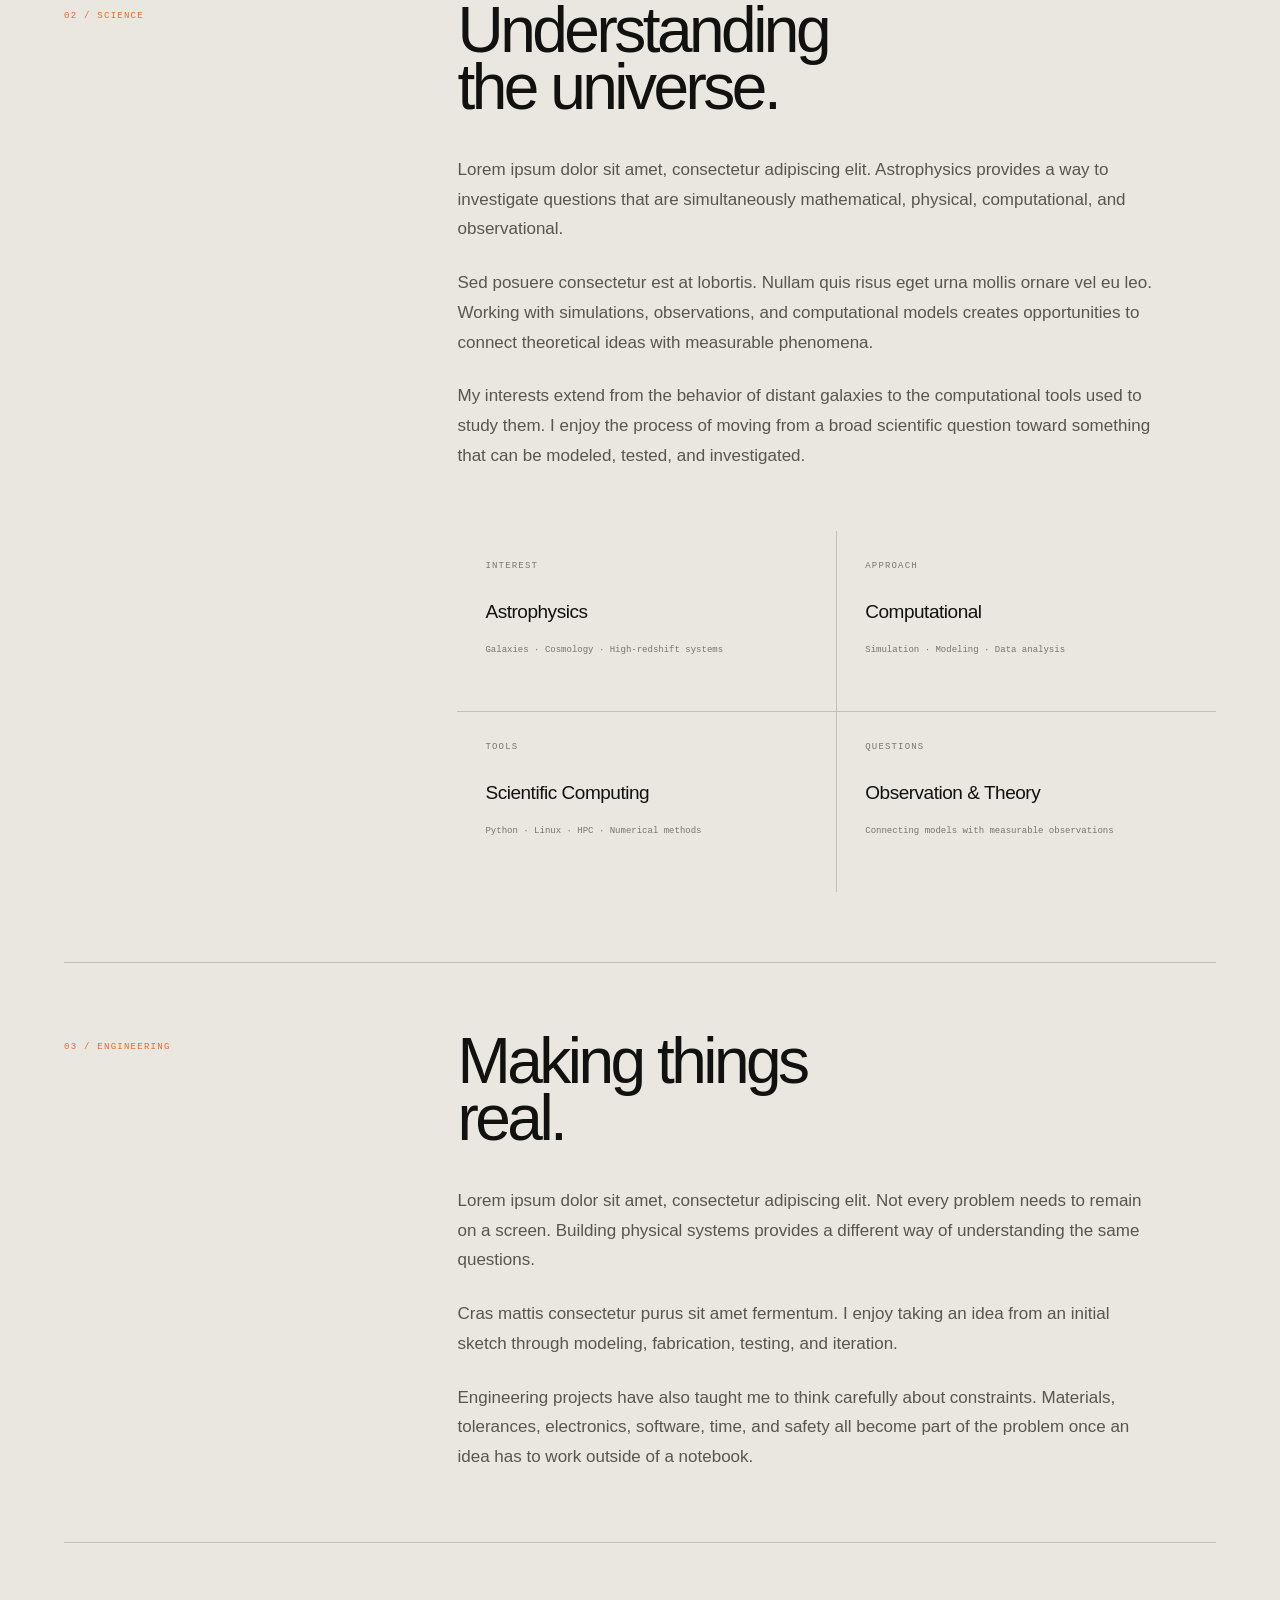
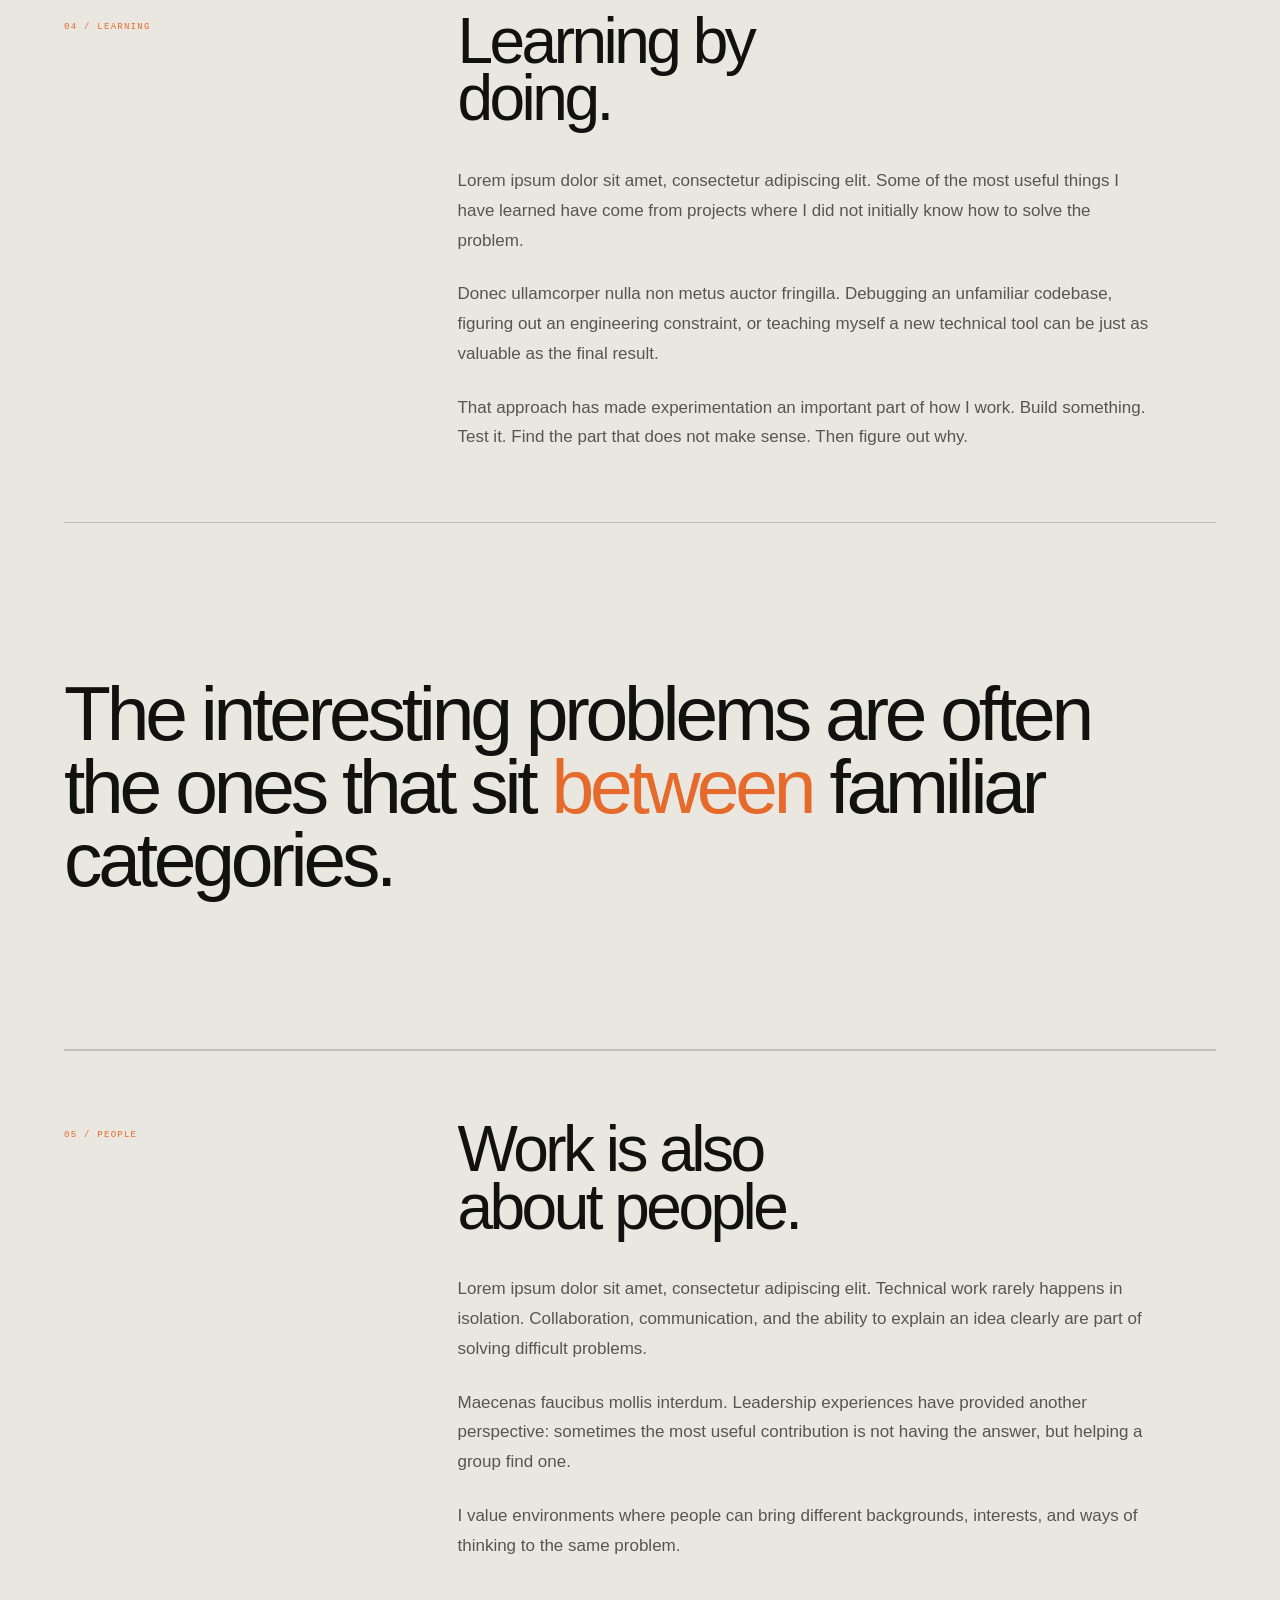
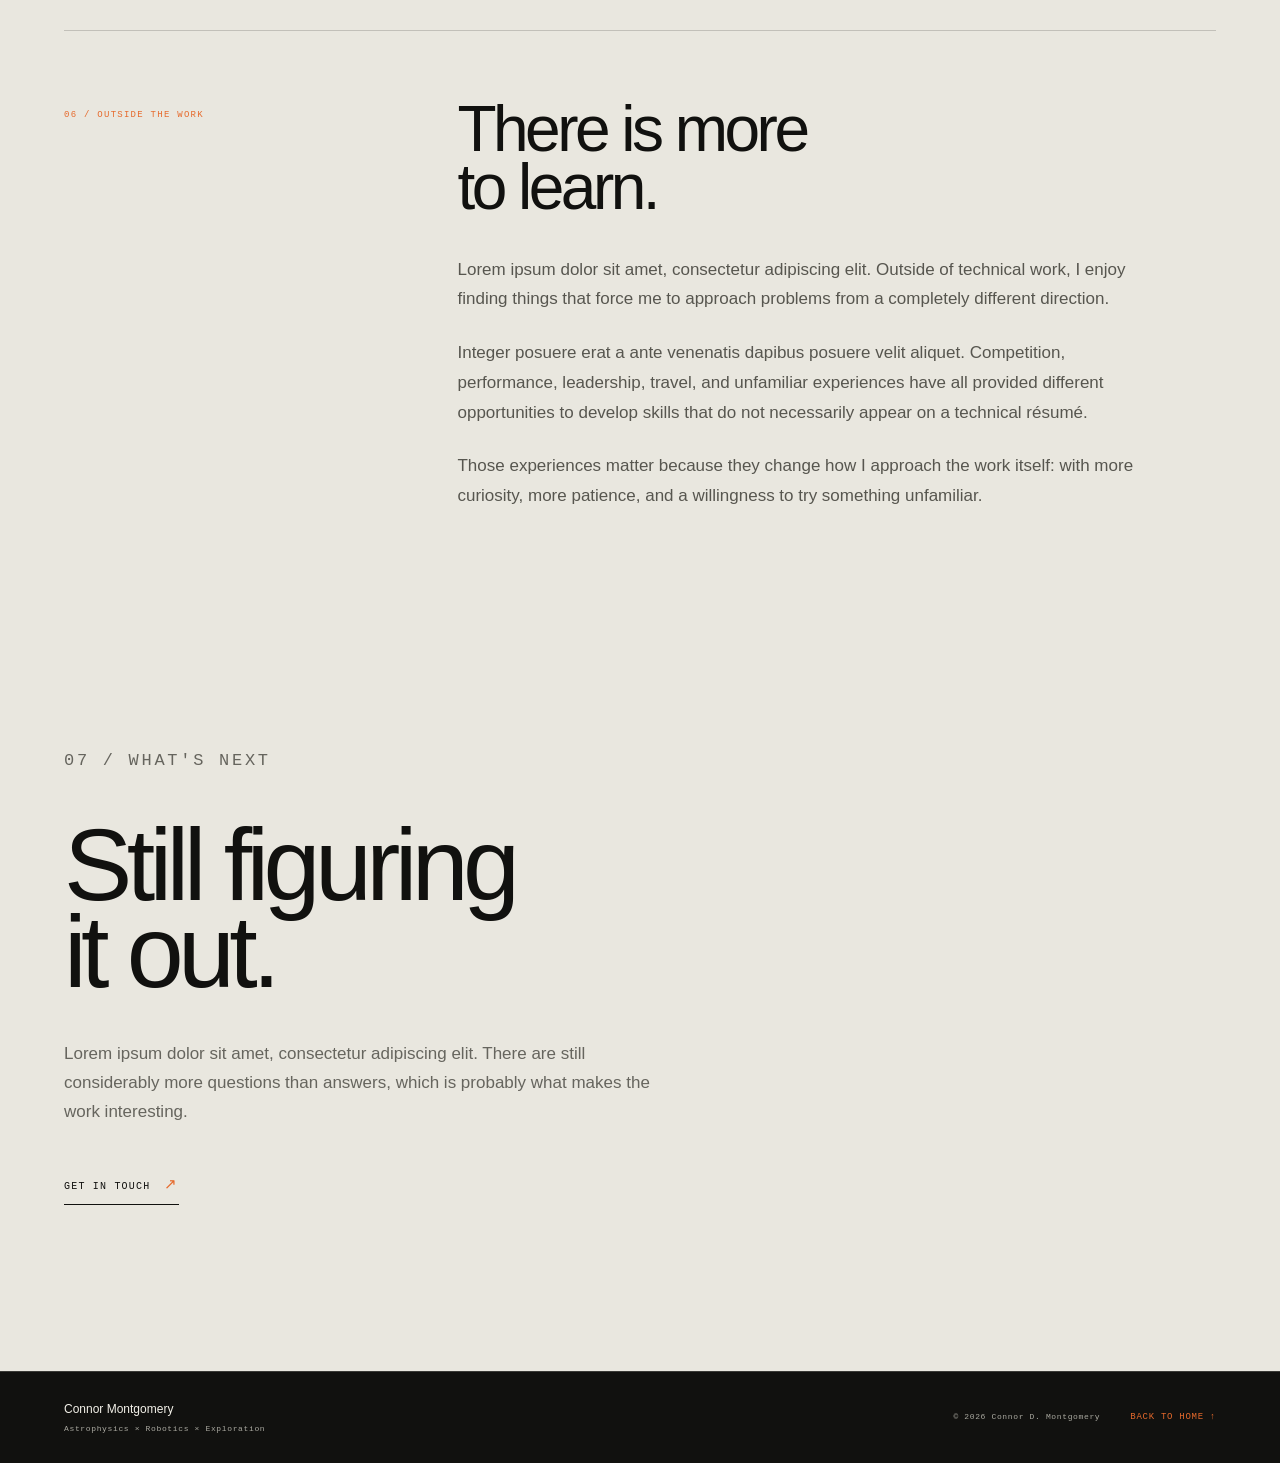
<file: bio.html>
<!DOCTYPE html>
<html lang="en">

<head>

    <meta charset="UTF-8">

    <meta
        name="viewport"
        content="width=device-width, initial-scale=1.0"
    >

    <meta
        name="description"
        content="A full biography and background."
    >

    <meta
        name="author"
        content="Connor D. Montgomery"
    >

    <title>Biography | Connor Montgomery</title>

    <link rel="stylesheet" href="style.css">

    <style>

        /* =====================================================
           BIO PAGE
        ====================================================== */

        .bio-page {
            background: var(--paper);
            color: var(--black);
        }


        /* =====================================================
           BIO HEADER
        ====================================================== */

        .bio-hero {
            position: relative;

            min-height: 72vh;

            padding:
                180px
                var(--gutter)
                100px;

            display: flex;
            flex-direction: column;
            justify-content: flex-end;

            border-bottom: 1px solid var(--line-light);

            overflow: hidden;
        }

        .bio-hero::before {
            content: "BIO";

            position: absolute;

            top: 100px;
            right: var(--gutter);

            color: rgba(17, 17, 15, 0.055);

            font-family: var(--display);
            font-size: clamp(150px, 24vw, 360px);
            font-weight: 700;
            letter-spacing: -0.1em;
            line-height: 0.8;

            pointer-events: none;
        }

        .bio-hero-content {
            position: relative;
            z-index: 2;

            width: min(100%, var(--max-width));
            margin: 0 auto;
        }

        .bio-back {
            display: inline-flex;
            align-items: center;
            gap: 10px;

            margin-bottom: 110px;

            color: #77766f;

            font-family: var(--mono);
            font-size: 9px;
            letter-spacing: 0.12em;
            text-transform: uppercase;

            transition: color 180ms ease;
        }

        .bio-back:hover {
            color: var(--orange);
        }

        .bio-hero h1 {
            max-width: 1050px;

            margin: 0;

            font-size: clamp(70px, 12vw, 180px);
            line-height: 0.82;
            letter-spacing: -0.07em;
        }

        .bio-hero-intro {
            max-width: 680px;

            margin-top: 55px;

            color: #57564f;

            font-size: clamp(20px, 2.2vw, 29px);
            line-height: 1.4;
            letter-spacing: -0.025em;
        }


        /* =====================================================
           BIO CONTENT
        ====================================================== */

        .bio-content {
            width: min(100%, var(--max-width));
            margin: 0 auto;

            padding:
                clamp(100px, 13vw, 180px)
                var(--gutter);
        }

        .bio-section {
            display: grid;
            grid-template-columns: minmax(180px, 0.35fr) minmax(320px, 1fr);

            gap: clamp(50px, 10vw, 160px);

            padding: 70px 0;

            border-top: 1px solid var(--line-light);
        }

        .bio-section:first-child {
            padding-top: 0;
            border-top: 0;
        }

        .bio-section-label {
            padding-top: 8px;

            color: var(--orange);

            font-family: var(--mono);
            font-size: 9px;
            letter-spacing: 0.14em;
            text-transform: uppercase;
        }

        .bio-section-content {
            max-width: 760px;
        }

        .bio-section-content h2 {
            margin-bottom: 38px;

            font-size: clamp(42px, 5vw, 72px);
            line-height: 0.9;
        }

        .bio-section-content p {
            max-width: 700px;

            margin-bottom: 24px;

            color: #57564f;

            font-size: 17px;
            line-height: 1.75;
        }

        .bio-section-content p:last-child {
            margin-bottom: 0;
        }


        /* =====================================================
           BIO HIGHLIGHTS
        ====================================================== */

        .bio-highlights {
            display: grid;
            grid-template-columns: repeat(2, 1fr);

            gap: 1px;

            margin-top: 60px;

            background: var(--line-light);
        }

        .bio-highlight {
            min-height: 180px;

            padding: 28px;

            background: var(--paper);
        }

        .bio-highlight-label {
            display: block;

            margin-bottom: 25px;

            color: var(--orange);

            font-family: var(--mono);
            font-size: 9px;
            letter-spacing: 0.13em;
        }

        .bio-highlight strong {
            display: block;

            margin-bottom: 8px;

            font-size: 19px;
            font-weight: 500;
            letter-spacing: -0.025em;
        }

        .bio-highlight span {
            color: #77766f;

            font-family: var(--mono);
            font-size: 9px;
            line-height: 1.6;
        }


        /* =====================================================
           BIO QUOTE
        ====================================================== */

        .bio-quote {
            padding:
                clamp(90px, 12vw, 160px)
                0;

            border-top: 1px solid var(--line-light);
            border-bottom: 1px solid var(--line-light);
        }

        .bio-quote p {
            max-width: 1050px;

            margin: 0;

            font-size: clamp(38px, 6vw, 82px);
            line-height: 0.95;
            letter-spacing: -0.055em;
        }

        .bio-quote span {
            color: var(--orange);
        }


        /* =====================================================
           BIO CLOSING
        ====================================================== */

        .bio-closing {
            padding-top: clamp(100px, 13vw, 170px);

            text-align: left;
        }

        .bio-closing h2 {
            max-width: 900px;

            margin-bottom: 45px;

            font-size: clamp(55px, 8vw, 115px);
            line-height: 0.85;
        }

        .bio-closing p {
            max-width: 600px;

            margin-bottom: 45px;

            color: #66655e;

            font-size: 17px;
            line-height: 1.7;
        }

        .bio-contact-link {
            display: inline-flex;
            align-items: center;
            gap: 14px;

            padding-bottom: 6px;

            border-bottom: 1px solid var(--black);

            font-family: var(--mono);
            font-size: 10px;
            letter-spacing: 0.12em;
            text-transform: uppercase;

            transition:
                color 180ms ease,
                border-color 180ms ease;
        }

        .bio-contact-link span:last-child {
            color: var(--orange);

            font-size: 15px;

            transition: transform 180ms ease;
        }

        .bio-contact-link:hover {
            color: var(--orange);
            border-color: var(--orange);
        }

        .bio-contact-link:hover span:last-child {
            transform: translate(3px, -3px);
        }


        /* =====================================================
           MOBILE
        ====================================================== */

        @media (max-width: 900px) {

            .bio-hero {
                min-height: 65vh;
            }

            .bio-section {
                grid-template-columns: 1fr;

                gap: 30px;
            }

            .bio-section-label {
                padding-top: 0;
            }

        }


        @media (max-width: 600px) {

            .bio-hero {
                min-height: 70vh;

                padding-top: 130px;
                padding-bottom: 70px;
            }

            .bio-hero::before {
                top: 105px;
                right: 10px;

                font-size: 130px;
            }

            .bio-back {
                margin-bottom: 80px;

                font-size: 8px;
            }

            .bio-hero h1 {
                font-size: clamp(65px, 20vw, 105px);
            }

            .bio-hero-intro {
                margin-top: 40px;

                font-size: 20px;
            }

            .bio-content {
                padding-top: 90px;
                padding-bottom: 90px;
            }

            .bio-section {
                padding: 50px 0;
            }

            .bio-section-content h2 {
                font-size: 44px;
            }

            .bio-section-content p {
                font-size: 15px;
            }

            .bio-highlights {
                grid-template-columns: 1fr;
            }

            .bio-quote p {
                font-size: 43px;
            }

            .bio-closing h2 {
                font-size: 62px;
            }

        }

    </style>

</head>


<body class="bio-page">


<!-- =========================================================
     HEADER
========================================================== -->

<header class="site-header">

    <nav class="nav-container">

        <a href="index.html" class="logo">
            Connor Montgomery
        </a>

        <div class="nav-links">

            <a href="index.html#about">
                About
            </a>

            <a href="index.html#work">
                Work
            </a>

            <a href="index.html#experience">
                Experience
            </a>

            <a href="index.html#contact">
                Contact
            </a>

        </div>

    </nav>

</header>


<!-- =========================================================
     MAIN
========================================================== -->

<main>


    <!-- =====================================================
         BIO HERO
    ====================================================== -->

    <section class="bio-hero">

        <div class="bio-hero-content">

            <a href="index.html#about" class="bio-back">
                ← Back to About
            </a>

            <p class="section-label">
                ABOUT / FULL BIO
            </p>

            <h1>
                A closer<br>
                look.
            </h1>

            <p class="bio-hero-intro">
                A longer look at the interests, experiences, and
                questions that shape how I learn, build, and work.
            </p>

        </div>

    </section>


    <!-- =====================================================
         BIO CONTENT
    ====================================================== -->

    <div class="bio-content">


        <!-- =================================================
             SECTION 01
        ================================================== -->

        <section class="bio-section">

            <div class="bio-section-label">
                01 / BEGINNINGS
            </div>

            <div class="bio-section-content">

                <h2>
                    Where it<br>
                    started.
                </h2>

                <p>
                    Lorem ipsum dolor sit amet, consectetur
                    adipiscing elit. What began as a general
                    curiosity about how things worked gradually
                    became an interest in understanding the systems
                    behind them.
                </p>

                <p>
                    Integer posuere erat a ante venenatis dapibus
                    posuere velit aliquet. From taking things apart
                    to asking increasingly complicated questions,
                    that curiosity became a recurring part of how I
                    approached school, projects, and eventually
                    research.
                </p>

                <p>
                    Today, that same curiosity tends to lead in
                    several directions at once. A question in one
                    field often becomes an excuse to learn something
                    from another.
                </p>

            </div>

        </section>


        <!-- =================================================
             SECTION 02
        ================================================== -->

        <section class="bio-section">

            <div class="bio-section-label">
                02 / SCIENCE
            </div>

            <div class="bio-section-content">

                <h2>
                    Understanding<br>
                    the universe.
                </h2>

                <p>
                    Lorem ipsum dolor sit amet, consectetur
                    adipiscing elit. Astrophysics provides a way to
                    investigate questions that are simultaneously
                    mathematical, physical, computational, and
                    observational.
                </p>

                <p>
                    Sed posuere consectetur est at lobortis. Nullam
                    quis risus eget urna mollis ornare vel eu leo.
                    Working with simulations, observations, and
                    computational models creates opportunities to
                    connect theoretical ideas with measurable
                    phenomena.
                </p>

                <p>
                    My interests extend from the behavior of distant
                    galaxies to the computational tools used to study
                    them. I enjoy the process of moving from a broad
                    scientific question toward something that can be
                    modeled, tested, and investigated.
                </p>

                <div class="bio-highlights">

                    <div class="bio-highlight">

                        <span class="bio-highlight-label">
                            INTEREST
                        </span>

                        <strong>
                            Astrophysics
                        </strong>

                        <span>
                            Galaxies · Cosmology · High-redshift
                            systems
                        </span>

                    </div>

                    <div class="bio-highlight">

                        <span class="bio-highlight-label">
                            APPROACH
                        </span>

                        <strong>
                            Computational
                        </strong>

                        <span>
                            Simulation · Modeling · Data analysis
                        </span>

                    </div>

                    <div class="bio-highlight">

                        <span class="bio-highlight-label">
                            TOOLS
                        </span>

                        <strong>
                            Scientific Computing
                        </strong>

                        <span>
                            Python · Linux · HPC · Numerical methods
                        </span>

                    </div>

                    <div class="bio-highlight">

                        <span class="bio-highlight-label">
                            QUESTIONS
                        </span>

                        <strong>
                            Observation & Theory
                        </strong>

                        <span>
                            Connecting models with measurable
                            observations
                        </span>

                    </div>

                </div>

            </div>

        </section>


        <!-- =================================================
             SECTION 03
        ================================================== -->

        <section class="bio-section">

            <div class="bio-section-label">
                03 / ENGINEERING
            </div>

            <div class="bio-section-content">

                <h2>
                    Making things<br>
                    real.
                </h2>

                <p>
                    Lorem ipsum dolor sit amet, consectetur
                    adipiscing elit. Not every problem needs to
                    remain on a screen. Building physical systems
                    provides a different way of understanding the
                    same questions.
                </p>

                <p>
                    Cras mattis consectetur purus sit amet
                    fermentum. I enjoy taking an idea from an
                    initial sketch through modeling, fabrication,
                    testing, and iteration.
                </p>

                <p>
                    Engineering projects have also taught me to
                    think carefully about constraints. Materials,
                    tolerances, electronics, software, time, and
                    safety all become part of the problem once an
                    idea has to work outside of a notebook.
                </p>

            </div>

        </section>


        <!-- =================================================
             SECTION 04
        ================================================== -->

        <section class="bio-section">

            <div class="bio-section-label">
                04 / LEARNING
            </div>

            <div class="bio-section-content">

                <h2>
                    Learning by<br>
                    doing.
                </h2>

                <p>
                    Lorem ipsum dolor sit amet, consectetur
                    adipiscing elit. Some of the most useful things
                    I have learned have come from projects where I
                    did not initially know how to solve the problem.
                </p>

                <p>
                    Donec ullamcorper nulla non metus auctor
                    fringilla. Debugging an unfamiliar codebase,
                    figuring out an engineering constraint, or
                    teaching myself a new technical tool can be just
                    as valuable as the final result.
                </p>

                <p>
                    That approach has made experimentation an
                    important part of how I work. Build something.
                    Test it. Find the part that does not make sense.
                    Then figure out why.
                </p>

            </div>

        </section>


        <!-- =================================================
             QUOTE / STATEMENT
        ================================================== -->

        <section class="bio-quote">

            <p>
                The interesting problems are often the ones
                that sit <span>between</span> familiar categories.
            </p>

        </section>


        <!-- =================================================
             SECTION 05
        ================================================== -->

        <section class="bio-section">

            <div class="bio-section-label">
                05 / PEOPLE
            </div>

            <div class="bio-section-content">

                <h2>
                    Work is also<br>
                    about people.
                </h2>

                <p>
                    Lorem ipsum dolor sit amet, consectetur
                    adipiscing elit. Technical work rarely happens
                    in isolation. Collaboration, communication, and
                    the ability to explain an idea clearly are part
                    of solving difficult problems.
                </p>

                <p>
                    Maecenas faucibus mollis interdum. Leadership
                    experiences have provided another perspective:
                    sometimes the most useful contribution is not
                    having the answer, but helping a group find one.
                </p>

                <p>
                    I value environments where people can bring
                    different backgrounds, interests, and ways of
                    thinking to the same problem.
                </p>

            </div>

        </section>


        <!-- =================================================
             SECTION 06
        ================================================== -->

        <section class="bio-section">

            <div class="bio-section-label">
                06 / OUTSIDE THE WORK
            </div>

            <div class="bio-section-content">

                <h2>
                    There is more<br>
                    to learn.
                </h2>

                <p>
                    Lorem ipsum dolor sit amet, consectetur
                    adipiscing elit. Outside of technical work, I
                    enjoy finding things that force me to approach
                    problems from a completely different direction.
                </p>

                <p>
                    Integer posuere erat a ante venenatis dapibus
                    posuere velit aliquet. Competition, performance,
                    leadership, travel, and unfamiliar experiences
                    have all provided different opportunities to
                    develop skills that do not necessarily appear on
                    a technical résumé.
                </p>

                <p>
                    Those experiences matter because they change how
                    I approach the work itself: with more curiosity,
                    more patience, and a willingness to try something
                    unfamiliar.
                </p>

            </div>

        </section>


        <!-- =================================================
             CLOSING
        ================================================== -->

        <section class="bio-closing">

            <p class="section-label">
                07 / WHAT'S NEXT
            </p>

            <h2>
                Still figuring<br>
                it out.
            </h2>

            <p>
                Lorem ipsum dolor sit amet, consectetur adipiscing
                elit. There are still considerably more questions
                than answers, which is probably what makes the work
                interesting.
            </p>

            <a
                href="index.html#contact"
                class="bio-contact-link"
            >
                <span>Get in touch</span>
                <span aria-hidden="true">↗</span>
            </a>

        </section>


    </div>

</main>


<!-- =========================================================
     FOOTER
========================================================== -->

<footer class="site-footer">

    <div class="footer-container">

        <div>

            <strong>
                Connor Montgomery
            </strong>

            <span>
                Astrophysics × Robotics × Exploration
            </span>

        </div>

        <div class="footer-right">

            <span>
                © 2026 Connor D. Montgomery
            </span>

            <a href="index.html">
                Back to home ↑
            </a>

        </div>

    </div>

</footer>


</body>
</html>
</file>
<file: style.css>
/* =========================================================
   RESET
========================================================= */

*,
*::before,
*::after {
    box-sizing: border-box;
}

html {
    scroll-behavior: smooth;
}

body {
    margin: 0;
    background: #11110f;
    color: #171714;
    font-family:
        Inter,
        Helvetica Neue,
        Helvetica,
        Arial,
        sans-serif;
    line-height: 1.5;
    -webkit-font-smoothing: antialiased;
    text-rendering: optimizeLegibility;
}

img {
    display: block;
    max-width: 100%;
}

a {
    color: inherit;
    text-decoration: none;
}

button,
a {
    -webkit-tap-highlight-color: transparent;
}


/* =========================================================
   VARIABLES
========================================================= */

:root {
    --black: #11110f;
    --black-soft: #181816;
    --black-light: #22221f;

    --white: #f3f1e9;
    --white-soft: #dedcd3;
    --white-muted: #aaa9a0;

    --paper: #e9e7df;
    --paper-dark: #d7d5cc;

    --orange: #e66a2c;
    --orange-light: #f08043;

    --line-dark: rgba(243, 241, 233, 0.18);
    --line-light: rgba(17, 17, 15, 0.18);

    --max-width: 1440px;
    --gutter: clamp(24px, 5vw, 80px);

    --display:
        "Arial Narrow",
        "Helvetica Neue",
        Helvetica,
        Arial,
        sans-serif;

    --mono:
        "SFMono-Regular",
        Consolas,
        "Liberation Mono",
        Menlo,
        monospace;
}


/* =========================================================
   GLOBAL TYPOGRAPHY
========================================================= */

h1,
h2,
h3,
p {
    margin-top: 0;
}

h1,
h2,
h3 {
    font-weight: 500;
    letter-spacing: -0.055em;
}

p {
    margin-bottom: 1.25rem;
}

::selection {
    background: var(--orange);
    color: var(--black);
}


/* =========================================================
   HEADER / NAVIGATION
========================================================= */

.site-header {
    position: absolute;
    z-index: 100;
    top: 0;
    left: 0;
    width: 100%;
    color: var(--white);
}

.nav-container {
    width: min(100%, var(--max-width));
    margin: 0 auto;
    padding: 28px var(--gutter);

    display: flex;
    align-items: center;
    justify-content: space-between;

    border-bottom: 1px solid var(--line-dark);
}

.logo {
    font-size: 14px;
    font-weight: 600;
    letter-spacing: -0.02em;
}

.nav-links {
    display: flex;
    gap: 32px;
}

.nav-links a {
    position: relative;

    color: var(--white-muted);
    font-family: var(--mono);
    font-size: 10px;
    letter-spacing: 0.12em;
    text-transform: uppercase;

    transition:
        color 180ms ease;
}

.nav-links a::after {
    content: "";

    position: absolute;
    left: 0;
    bottom: -7px;

    width: 0;
    height: 1px;

    background: var(--orange);

    transition: width 180ms ease;
}

.nav-links a:hover {
    color: var(--white);
}

.nav-links a:hover::after {
    width: 100%;
}


/* =========================================================
   SHARED SECTIONS
========================================================= */

.section-container {
    width: min(100%, var(--max-width));
    margin: 0 auto;
    padding-right: var(--gutter);
    padding-left: var(--gutter);
}

.section-light {
    background: var(--paper);
    color: var(--black);
}

.section-dark {
    background: var(--black);
    color: var(--white);
}

.section-label {
    margin-bottom: 24px;

    color: var(--orange);

    font-family: var(--mono);
    font-size: 10px;
    font-weight: 500;
    letter-spacing: 0.16em;
    line-height: 1.2;
    text-transform: uppercase;
}

.section-heading {
    max-width: 850px;
}

.section-heading h2 {
    margin-bottom: 48px;

    font-size: clamp(56px, 8vw, 124px);
    line-height: 0.88;
}

.section-intro {
    max-width: 580px;

    color: #66655e;

    font-size: 18px;
    line-height: 1.55;
}

.section-dark .section-intro {
    color: var(--white-muted);
}


/* =========================================================
   HERO
========================================================= */

.hero {
    position: relative;

    min-height: 100svh;
    padding: 160px 60px 80px;

    display: grid;
   /*grid-template-columns: minmax(300px, 0.9fr) minmax(400px, 1.1fr);*/
    grid-template-columns: minmax(300px, 0.95fr) minmax(380px, 1.05fr);
   /*gap: clamp(40px, 7vw, 120px);*/
    gap: clamp(30px, 4vw, 120px);
    align-items: end;

    overflow: hidden;

    background: var(--black);
    color: var(--white);
}

.hero::before {
    content: "01";

    position: absolute;
    top: 120px;
    right: var(--gutter);

    color: rgba(243, 241, 233, 0.08);

    font-family: var(--display);
    font-size: clamp(140px, 20vw, 320px);
    font-weight: 700;
    letter-spacing: -0.1em;
    line-height: 0.8;
}

.hero-image-container {
   min-width: 0;
}

.hero-image {
    width: 100%;
    height: auto;
    display: block;
    transform: scale(1.03);
    transform-origin: center bottom;
}

.hero-image-credit {
    margin-top: 8px;

    color: rgba(243, 241, 233, 0.35);

    font-family: var(--mono);
    font-size: 8px;
    letter-spacing: 0.08em;
    text-transform: uppercase;
}

.hero-image-credit a {
    color: inherit;
    text-decoration: none;
}

.hero-image-credit a:hover {
    color: var(--white-muted);
}

.hero-image-placeholder {
    position: relative;

    min-height: min(62vw, 680px);

    display: flex;
    flex-direction: column;
    align-items: center;
    justify-content: center;

    border: 1px solid var(--line-dark);

    background:
        linear-gradient(
            135deg,
            rgba(255,255,255,0.025) 25%,
            transparent 25%
        ),
        linear-gradient(
            315deg,
            rgba(255,255,255,0.025) 25%,
            transparent 25%
        );

    background-size: 24px 24px;

    color: var(--white-muted);

    text-align: center;
}

.hero-image-placeholder::before,
.hero-image-placeholder::after {
    content: "";

    position: absolute;

    background: var(--orange);
}

.hero-image-placeholder::before {
    width: 1px;
    height: 48px;

    top: 50%;
    left: 50%;

    transform: translate(-50%, -50%);
}

.hero-image-placeholder::after {
    width: 48px;
    height: 1px;

    top: 50%;
    left: 50%;

    transform: translate(-50%, -50%);
}

.hero-image-placeholder span,
.hero-image-placeholder small {
    position: relative;
    z-index: 1;
}

.hero-image-placeholder span {
    margin-top: 70px;

    font-family: var(--mono);
    font-size: 10px;
    letter-spacing: 0.14em;
}

.hero-image-placeholder small {
    margin-top: 8px;

    color: #66665f;

    font-family: var(--mono);
    font-size: 8px;
    letter-spacing: 0.12em;
}

.hero-content {
    position: relative;
    z-index: 2;

    width: 100%;
    max-width: 620px;
   /*max-width: 700px;*/
    min-width: 0;
}

.hero-location {
    margin-bottom: 32px;

    color: var(--white-muted);

    font-family: var(--mono);
    font-size: 9px;
    letter-spacing: 0.12em;
}

.hero h1 {
    margin-bottom: 30px;
    font-size: clamp(64px, 8vw, 130px);
   /*font-size: clamp(72px, 10vw, 160px);*/
    line-height: 0.79;
}

.hero-disciplines {
    display: flex;
    flex-wrap: wrap;
    gap: 8px;

    margin-bottom: 36px;
}

.hero-disciplines span {
    padding: 7px 10px;

    border: 1px solid var(--line-dark);

    color: var(--white-soft);

    font-family: var(--mono);
    font-size: 9px;
    letter-spacing: 0.1em;
}

.hero-disciplines span:first-child {
    border-color: var(--orange);
    color: var(--orange);
}

.hero-text {
   /*max-width: 560px;*/
    max-width: 520px;

    margin-bottom: 38px;

    color: var(--white-muted);

    font-size: 17px;
    line-height: 1.6;
}

.button {
    display: inline-flex;
    align-items: center;
    gap: 30px;

    padding: 14px 18px;

    border: 1px solid var(--orange);

    color: var(--white);

    font-family: var(--mono);
    font-size: 10px;
    letter-spacing: 0.1em;
    text-transform: uppercase;

    transition:
        background 180ms ease,
        color 180ms ease;
}

.button span {
    color: var(--orange);
    font-size: 15px;

    transition: transform 180ms ease;
}

.button:hover {
    background: var(--orange);
    color: var(--black);
}

.button:hover span {
    color: var(--black);
    transform: translateY(3px);
}


/* =========================================================
   ABOUT
========================================================= */

.about {
    padding: clamp(60px, 7vw, 100px) 0;
}

.about .section-heading {
    margin-bottom: 75px;
}

.about .section-heading h2 {
    font-size: clamp(60px, 5vw, 72px);
}

.about-grid {
    display: grid;
    grid-template-columns: minmax(280px, 0.8fr) minmax(320px, 1.2fr);
    gap: clamp(50px, 9vw, 150px);
    align-items: start;
}

.about-image-placeholder {
    aspect-ratio: 4 / 5;

    display: flex;
    flex-direction: column;
    align-items: center;
    justify-content: center;

    border: 1px solid var(--line-light);

    background:
        linear-gradient(
            45deg,
            transparent 49.5%,
            rgba(17,17,15,0.07) 50%,
            transparent 50.5%
        ),
        linear-gradient(
            -45deg,
            transparent 49.5%,
            rgba(17,17,15,0.07) 50%,
            transparent 50.5%
        );

    background-size: 32px 32px;

    color: #77766e;
    text-align: center;
}

.about-image-placeholder span {
    font-family: var(--mono);
    font-size: 10px;
    letter-spacing: 0.13em;
}

.about-image-placeholder small {
    margin-top: 8px;

    font-family: var(--mono);
    font-size: 8px;
    letter-spacing: 0.1em;
}

.about-content {
    max-width: 680px;
}

.about-content p {
    color: #57564f;

    font-size: 17px;
    line-height: 1.7;
}

.about-content .lead {
    margin-bottom: 36px;

    color: var(--black);

    font-size: clamp(25px, 2.5vw, 34px);
    line-height: 1.25;
    letter-spacing: -0.035em;
}

.bio-link {
    display: inline-flex;
    align-items: center;
    gap: 14px;

    margin-top: 12px;
    padding-bottom: 6px;

    border-bottom: 1px solid var(--black);

    color: var(--black);

    font-family: var(--mono);
    font-size: 10px;
    font-weight: 500;
    letter-spacing: 0.12em;
    text-transform: uppercase;

    transition:
        color 180ms ease,
        border-color 180ms ease;
}

.bio-link-arrow {
    color: var(--orange);

    font-size: 15px;
    line-height: 1;

    transition: transform 180ms ease;
}

.bio-link:hover {
    color: var(--orange);
    border-color: var(--orange);
}

.bio-link:hover .bio-link-arrow {
    transform: translate(3px, -3px);
}

.currently {
    margin-top: 90px;

    border-top: 1px solid var(--line-light);
}

.currently-heading {
    padding-top: 22px;
}

.currently-grid {
    display: grid;
    grid-template-columns: repeat(4, 1fr);

    border-top: 1px solid var(--line-light);
}

.info-item {
    min-height: 220px;
    padding: 28px 24px 28px 0;

    border-right: 1px solid var(--line-light);

    display: flex;
    flex-direction: column;
    align-items: flex-start;
}

.info-item + .info-item {
    padding-left: 24px;
}

.info-item:last-child {
    border-right: 0;
}

.info-label {
    display: block;

    margin-bottom: 20px;

    color: var(--orange);

    font-family: var(--mono);
    font-size: 9px;
    letter-spacing: 0.14em;
    line-height: 1.2;
}

.info-item strong {
    margin-bottom: 12px;

    font-size: 17px;
    font-weight: 500;
    letter-spacing: -0.025em;
}

.info-item > span:not(.info-label) {
    color: #77766f;

    font-family: var(--mono);
    font-size: 10px;
    line-height: 1.7;
}


/* =========================================================
   WORK
========================================================= */

.work {
    padding: clamp(80px, 10vw, 140px) 0;
}

.work-heading {
    margin-bottom: 110px;
}

.project {
    padding: 70px 0 120px;

    border-top: 1px solid var(--line-dark);
}

.project:last-child {
    padding-bottom: 0;
}

.project-header {
    display: flex;
    justify-content: space-between;
    align-items: flex-start;

    margin-bottom: 60px;
}

.project-number {
    display: block;

    margin-bottom: 20px;

    color: var(--orange);

    font-family: var(--mono);
    font-size: 12px;
}

.project-category,
.process-label {
    margin-bottom: 18px;

    color: var(--white-muted);

    font-family: var(--mono);
    font-size: 9px;
    letter-spacing: 0.13em;
    text-transform: uppercase;
}

.project h3 {
    margin: 0;

    font-size: clamp(50px, 6.5vw, 96px);
    line-height: 0.9;
}

.project-status {
    padding: 8px 10px;

    border: 1px solid var(--line-dark);

    color: var(--white-muted);

    font-family: var(--mono);
    font-size: 8px;
    letter-spacing: 0.12em;
}

.project-image-placeholder {
    position: relative;

    min-height: min(62vw, 780px);
    margin-bottom: 70px;

    display: flex;
    flex-direction: column;
    align-items: center;
    justify-content: center;

    border: 1px solid var(--line-dark);

    background:
        radial-gradient(
            circle at center,
            rgba(230, 106, 44, 0.08),
            transparent 35%
        ),
        linear-gradient(
            90deg,
            transparent 49.9%,
            rgba(243,241,233,0.05) 50%,
            transparent 50.1%
        ),
        linear-gradient(
            0deg,
            transparent 49.9%,
            rgba(243,241,233,0.05) 50%,
            transparent 50.1%
        );

    background-size: auto, 80px 80px, 80px 80px;

    color: var(--white-muted);
    text-align: center;
}

.project-image-placeholder::before {
    content: "";

    position: absolute;

    width: 120px;
    height: 120px;

    border: 1px solid rgba(230, 106, 44, 0.4);
    border-radius: 50%;
}

.project-image-placeholder::after {
    content: "";

    position: absolute;

    width: 1px;
    height: 180px;

    background: rgba(230, 106, 44, 0.3);
}

.project-image-placeholder span,
.project-image-placeholder small {
    position: relative;
    z-index: 2;
}

.project-image-placeholder span {
    margin-top: 160px;

    font-family: var(--mono);
    font-size: 10px;
    letter-spacing: 0.14em;
}

.project-image-placeholder small {
    margin-top: 8px;

    color: #66665f;

    font-family: var(--mono);
    font-size: 8px;
    letter-spacing: 0.1em;
}

.project-body {
    display: grid;
    grid-template-columns: 1.2fr 0.8fr;
    gap: clamp(50px, 10vw, 180px);

    margin-bottom: 90px;
}

.project-description {
    max-width: 720px;
}

.project-description p {
    color: var(--white-muted);

    font-size: 16px;
    line-height: 1.7;
}

.project-description .lead {
    margin-bottom: 34px;

    color: var(--white);

    font-size: clamp(24px, 2.5vw, 32px);
    line-height: 1.25;
    letter-spacing: -0.035em;
}

.project-process {
    padding-top: 8px;
}

.process-label {
    padding-bottom: 15px;

    border-bottom: 1px solid var(--line-dark);
}

.process-list {
    display: flex;
    flex-direction: column;
}

.process-list span {
    display: flex;
    align-items: center;
    gap: 20px;

    padding: 14px 0;

    border-bottom: 1px solid var(--line-dark);

    color: var(--white-soft);

    font-family: var(--mono);
    font-size: 9px;
    letter-spacing: 0.08em;
}

.process-list strong {
    width: 22px;

    color: var(--orange);

    font-weight: 400;
}

.project-gallery {
    display: grid;
    grid-template-columns: repeat(4, 1fr);
    gap: 12px;

    margin-bottom: 40px;
}

.gallery-placeholder {
    aspect-ratio: 1 / 1;

    display: flex;
    align-items: center;
    justify-content: center;

    border: 1px solid var(--line-dark);

    background: var(--black-soft);

    color: #77766f;

    font-family: var(--mono);
    font-size: 8px;
    letter-spacing: 0.1em;
    text-align: center;
}

.gallery-placeholder span {
    display: block;
}

.gallery-placeholder small {
    display: block;

    margin-top: 7px;

    color: #5f5e58;

    font-size: 7px;
}

.project-tools {
    display: flex;
    flex-wrap: wrap;
    gap: 7px;

    padding-top: 25px;

    border-top: 1px solid var(--line-dark);
}

.project-tools span {
    padding: 6px 9px;

    border: 1px solid var(--line-dark);

    color: var(--white-muted);

    font-family: var(--mono);
    font-size: 8px;
    letter-spacing: 0.08em;
}

.research-gallery {
    grid-template-columns: 2fr 1fr 1fr;
}

.research-gallery .gallery-large {
    grid-row: span 2;
    aspect-ratio: auto;
    min-height: 420px;
}

.research-details {
    display: grid;
    grid-template-columns: 1fr 1fr;
    gap: 1px;

    background: var(--line-dark);
}

.research-stat {
    min-height: 170px;
    padding: 25px;

    background: var(--black);
}

.research-stat strong {
    display: block;

    margin-bottom: 10px;

    font-size: 18px;
    font-weight: 500;
}

.research-stat > span:last-child {
    color: var(--white-muted);

    font-family: var(--mono);
    font-size: 9px;
    line-height: 1.6;
}


/* =========================================================
   EXPERIENCE
========================================================= */

.experience {
    padding: clamp(75px, 10vw, 135px) 0;
}

.experience .section-heading {
    margin-bottom: 90px;
}

.timeline {
    position: relative;

    margin-left: clamp(0px, 10vw, 150px);

    border-top: 1px solid var(--line-light);
}

.timeline::before {
    content: "";

    position: absolute;

    top: 0;
    bottom: 0;
    left: 190px;

    width: 1px;

    background: var(--line-light);
}

.timeline-item {
    position: relative;

    display: grid;
    grid-template-columns: 160px 60px 1fr;

    padding: 50px 0;

    border-bottom: 1px solid var(--line-light);
}

.timeline-date {
    padding-top: 4px;

    color: #77766f;

    font-family: var(--mono);
    font-size: 10px;
    letter-spacing: 0.08em;
}

.timeline-marker {
    position: relative;
    z-index: 2;

    display: flex;
    justify-content: center;
}

.timeline-marker span {
    display: block;

    width: 9px;
    height: 9px;

    margin-top: 6px;

    border: 2px solid var(--orange);
    border-radius: 50%;

    background: var(--paper);
}

.timeline-content {
    max-width: 700px;

    padding-left: 30px;
}

.timeline-category {
    margin-bottom: 16px;

    color: var(--orange);

    font-family: var(--mono);
    font-size: 9px;
    letter-spacing: 0.13em;
}

.timeline-content h3 {
    margin-bottom: 20px;

    font-size: clamp(30px, 3.5vw, 48px);
    line-height: 0.95;
}

.timeline-content p:not(.timeline-category) {
    max-width: 620px;

    color: #62615a;

    font-size: 15px;
    line-height: 1.7;
}

.timeline-detail {
    display: block;

    margin-top: 25px;

    color: #88877f;

    font-family: var(--mono);
    font-size: 9px;
    letter-spacing: 0.08em;
}

.leadership-grid {
    display: grid;
    grid-template-columns: repeat(4, 1fr);

    margin-top: 110px;

    border-top: 1px solid var(--line-light);
    border-bottom: 1px solid var(--line-light);
}

.leadership-card {
    min-height: 210px;
    padding: 30px 24px 30px 0;

    border-right: 1px solid var(--line-light);
}

.leadership-card + .leadership-card {
    padding-left: 24px;
}

.leadership-card:last-child {
    border-right: 0;
}

.leadership-card h3 {
    margin-bottom: 12px;

    font-size: 22px;
    line-height: 1;
}

.leadership-card p {
    color: #77766f;

    font-family: var(--mono);
    font-size: 9px;
}


/* =========================================================
   CONTACT
========================================================= */

.contact {
    min-height: 100vh;

    padding: clamp(70px, 9vw, 120px) 0 40px;

    display: flex;
    align-items: center;
}

.contact-content {
    max-width: 1000px;
}

.contact h2 {
    margin-bottom: 45px;

    font-size: clamp(80px, 13vw, 190px);
    line-height: 0.78;
}

.contact-intro {
    max-width: 540px;

    margin-bottom: 90px;

    color: var(--white-muted);

    font-size: 18px;
    line-height: 1.6;
}

.contact-links {
    border-top: 1px solid var(--line-dark);
}

.contact-link {
    display: grid;
    grid-template-columns: 130px 1fr 30px;
    gap: 20px;

    padding: 24px 0;

    border-bottom: 1px solid var(--line-dark);

    transition:
        padding 180ms ease,
        color 180ms ease;
}

.contact-link:hover {
    padding-left: 12px;
    color: var(--orange);
}

.contact-label {
    color: var(--orange);

    font-family: var(--mono);
    font-size: 9px;
    letter-spacing: 0.12em;
}

.contact-value {
    color: var(--white-soft);

    font-family: var(--mono);
    font-size: 11px;
}

.contact-arrow {
    color: var(--orange);

    font-size: 18px;
    line-height: 0.8;
}

.contact-footer {
    margin-top: 160px;

    padding-top: 25px;

    border-top: 1px solid var(--line-dark);

    display: flex;
    justify-content: space-between;
    align-items: flex-start;
}

.contact-tagline {
    display: flex;
    flex-wrap: wrap;
    gap: 8px;

    color: var(--white-muted);

    font-family: var(--mono);
    font-size: 8px;
    letter-spacing: 0.1em;
}

.contact-tagline span:nth-child(even) {
    color: var(--orange);
}

.contact-footer p {
    margin: 0;

    color: #66655f;

    font-family: var(--mono);
    font-size: 8px;
}


/* =========================================================
   FOOTER
========================================================= */

.site-footer {
    background: var(--black);
    color: var(--white);
}

.footer-container {
    width: min(100%, var(--max-width));
    margin: 0 auto;
    padding: 28px var(--gutter);

    display: flex;
    align-items: center;
    justify-content: space-between;

    border-top: 1px solid var(--line-dark);
}

.footer-container > div:first-child {
    display: flex;
    flex-direction: column;
    gap: 5px;
}

.footer-container strong {
    font-size: 12px;
    font-weight: 500;
}

.footer-container span {
    color: var(--white-muted);

    font-family: var(--mono);
    font-size: 8px;
    letter-spacing: 0.08em;
}

.footer-right {
    display: flex;
    align-items: center;
    gap: 30px;
}

.footer-right a {
    color: var(--orange);

    font-family: var(--mono);
    font-size: 9px;
    letter-spacing: 0.08em;
    text-transform: uppercase;
}

.footer-right a:hover {
    text-decoration: underline;
}


/* =========================================================
   RESPONSIVE — TABLET
========================================================= */

@media (max-width: 900px) {

    .hero {
        grid-template-columns: 1fr;
        min-height: auto;

        padding-top: 150px;
    }

    .hero-image-placeholder {
        min-height: 60vw;
    }

    .hero-content {
        padding-bottom: 20px;
    }

    .about-grid {
        grid-template-columns: 1fr;
    }

    .about-image-placeholder {
        max-width: 550px;
    }

    .currently-grid {
        grid-template-columns: 1fr 1fr;
    }

    .info-item:nth-child(2) {
        border-right: 0;
    }

    .info-item:nth-child(3),
    .info-item:nth-child(4) {
        border-top: 1px solid var(--line-light);
    }

    .project-body {
        grid-template-columns: 1fr;
    }

    .project-process {
        max-width: 600px;
    }

    .timeline {
        margin-left: 0;
    }

    .leadership-grid {
        grid-template-columns: 1fr 1fr;
    }

    .leadership-card:nth-child(2) {
        border-right: 0;
    }

    .leadership-card:nth-child(3),
    .leadership-card:nth-child(4) {
        border-top: 1px solid var(--line-light);
    }
}


/* =========================================================
   RESPONSIVE — MOBILE
========================================================= */

@media (max-width: 600px) {

    :root {
        --gutter: 20px;
    }

    .site-header {
        position: absolute;
    }

    .nav-container {
        padding-top: 20px;
        padding-bottom: 20px;
    }

    .nav-links {
        gap: 13px;
    }

    .nav-links a {
        font-size: 7px;
    }

    .hero {
        gap: 45px;

        padding-top: 120px;
        padding-bottom: 55px;
    }

    .hero::before {
        top: 105px;
        right: 10px;

        font-size: 130px;
    }

    .hero-image-placeholder {
        min-height: 105vw;
    }

    .hero h1 {
        font-size: clamp(68px, 20vw, 110px);
    }

    .hero-location {
        font-size: 8px;
        line-height: 1.6;
    }

    .hero-text {
        font-size: 15px;
    }

    .section-heading h2 {
        font-size: clamp(55px, 17vw, 90px);
    }

    .section-intro {
        font-size: 15px;
    }

    .about {
        padding-top: 90px;
        padding-bottom: 90px;
    }

    .about .section-heading {
        margin-bottom: 60px;
    }

    .about-content .lead {
        font-size: 24px;
    }

    .about-content p {
        font-size: 15px;
    }

    .currently {
        margin-top: 80px;
    }

    .currently-grid {
        grid-template-columns: 1fr;
    }

    .info-item,
    .info-item + .info-item {
        min-height: auto;

        padding: 25px 0;

        border-right: 0;
        border-bottom: 1px solid var(--line-light);
    }

    .info-item:last-child {
        border-bottom: 0;
    }

    .work {
        padding-top: 90px;
        padding-bottom: 90px;
    }

    .work-heading {
        margin-bottom: 80px;
    }

    .project {
        padding-top: 50px;
        padding-bottom: 80px;
    }

    .project-header {
        flex-direction: column;
        gap: 25px;

        margin-bottom: 40px;
    }

    .project h3 {
        font-size: clamp(46px, 14vw, 75px);
    }

    .project-image-placeholder {
        min-height: 105vw;
        margin-bottom: 45px;
    }

    .project-body {
        margin-bottom: 55px;
    }

    .project-description .lead {
        font-size: 24px;
    }

    .project-description p {
        font-size: 14px;
    }

    .project-gallery,
    .research-gallery {
        grid-template-columns: 1fr 1fr;
    }

    .research-gallery .gallery-large {
        grid-column: span 2;
        grid-row: auto;

        min-height: 100vw;
    }

    .research-details {
        grid-template-columns: 1fr;
    }

    .research-stat {
        min-height: auto;
    }

    .experience {
        padding-top: 90px;
        padding-bottom: 90px;
    }

    .experience .section-heading {
        margin-bottom: 70px;
    }

    .timeline::before {
        left: 70px;
    }

    .timeline-item {
        grid-template-columns: 55px 30px 1fr;

        padding: 35px 0;
    }

    .timeline-content {
        padding-left: 15px;
    }

    .timeline-content h3 {
        font-size: 30px;
    }

    .timeline-content p:not(.timeline-category) {
        font-size: 14px;
    }

    .timeline-date {
        font-size: 8px;
        line-height: 1.4;
    }

    .leadership-grid {
        grid-template-columns: 1fr;
    }

    .leadership-card,
    .leadership-card + .leadership-card {
        min-height: auto;

        padding: 25px 0;

        border-right: 0;
        border-bottom: 1px solid var(--line-light);
    }

    .leadership-card:last-child {
        border-bottom: 0;
    }

    .contact {
        min-height: auto;

        padding-top: 90px;
        padding-bottom: 30px;
    }

    .contact h2 {
        font-size: clamp(75px, 22vw, 125px);
    }

    .contact-intro {
        margin-bottom: 60px;

        font-size: 15px;
    }

    .contact-link {
        grid-template-columns: 75px 1fr 20px;
        gap: 10px;

        padding: 20px 0;
    }

    .contact-value {
        font-size: 9px;
        overflow-wrap: anywhere;
    }

    .contact-footer {
        margin-top: 90px;

        flex-direction: column;
        gap: 20px;
    }

    .footer-container {
        flex-direction: column;
        align-items: flex-start;
        gap: 25px;
    }

    .footer-right {
        width: 100%;

        justify-content: space-between;
    }
}


/* =========================================================
   REDUCED MOTION
========================================================= */

@media (prefers-reduced-motion: reduce) {

    html {
        scroll-behavior: auto;
    }

    *,
    *::before,
    *::after {
        transition-duration: 0.01ms !important;
        animation-duration: 0.01ms !important;
        animation-iteration-count: 1 !important;
    }
}

/* =========================================================
JAVASCRIPT ENHANCEMENTS
========================================================= */

.reveal {
opacity: 0;
transform: translateY(24px);

transition:
    opacity 700ms ease,
    transform 700ms cubic-bezier(0.22, 1, 0.36, 1);

}

.reveal.is-visible {
opacity: 1;
transform: translateY(0);
}

/* Active navigation link */

.nav-links a.is-active {
color: var(--white);
}

.nav-links a.is-active::after {
width: 100%;
}

/* Header when scrolling */

.site-header {
transition:
background 250ms ease,
backdrop-filter 250ms ease;
}

.site-header.is-scrolled {
background: rgba(17, 17, 15, 0.88);
backdrop-filter: blur(12px);
}

/* Keyboard focus */

.keyboard-user a:focus-visible {
outline: 2px solid var(--orange);
outline-offset: 5px;
}

/* Loaded images */

img {
opacity: 1;

transition:
    opacity 500ms ease;

}

img.is-error {
opacity: 0.4;
}

/* Respect reduced motion */

@media (prefers-reduced-motion: reduce) {

.reveal {
    opacity: 1;
    transform: none;
    transition: none;
}

.site-header {
    transition: none;
}

img {
    transition: none;
}

}
</file>
